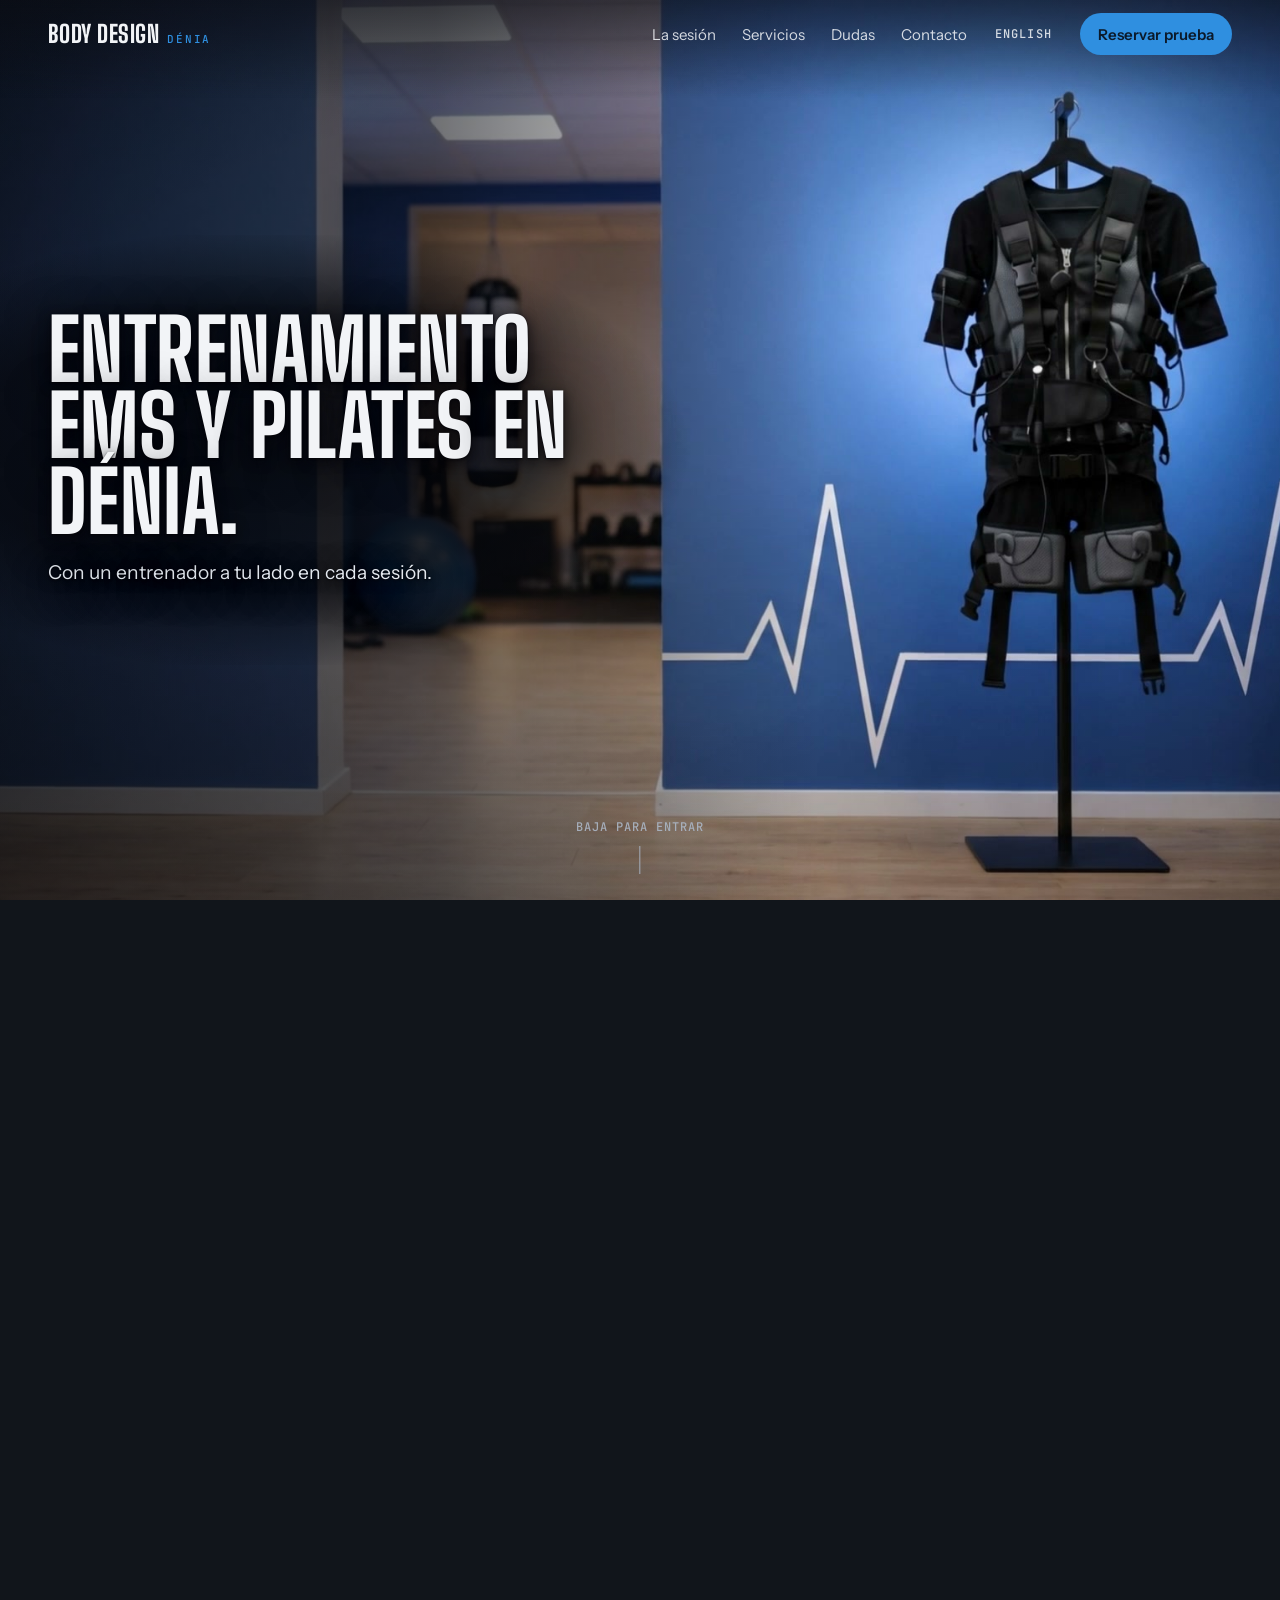
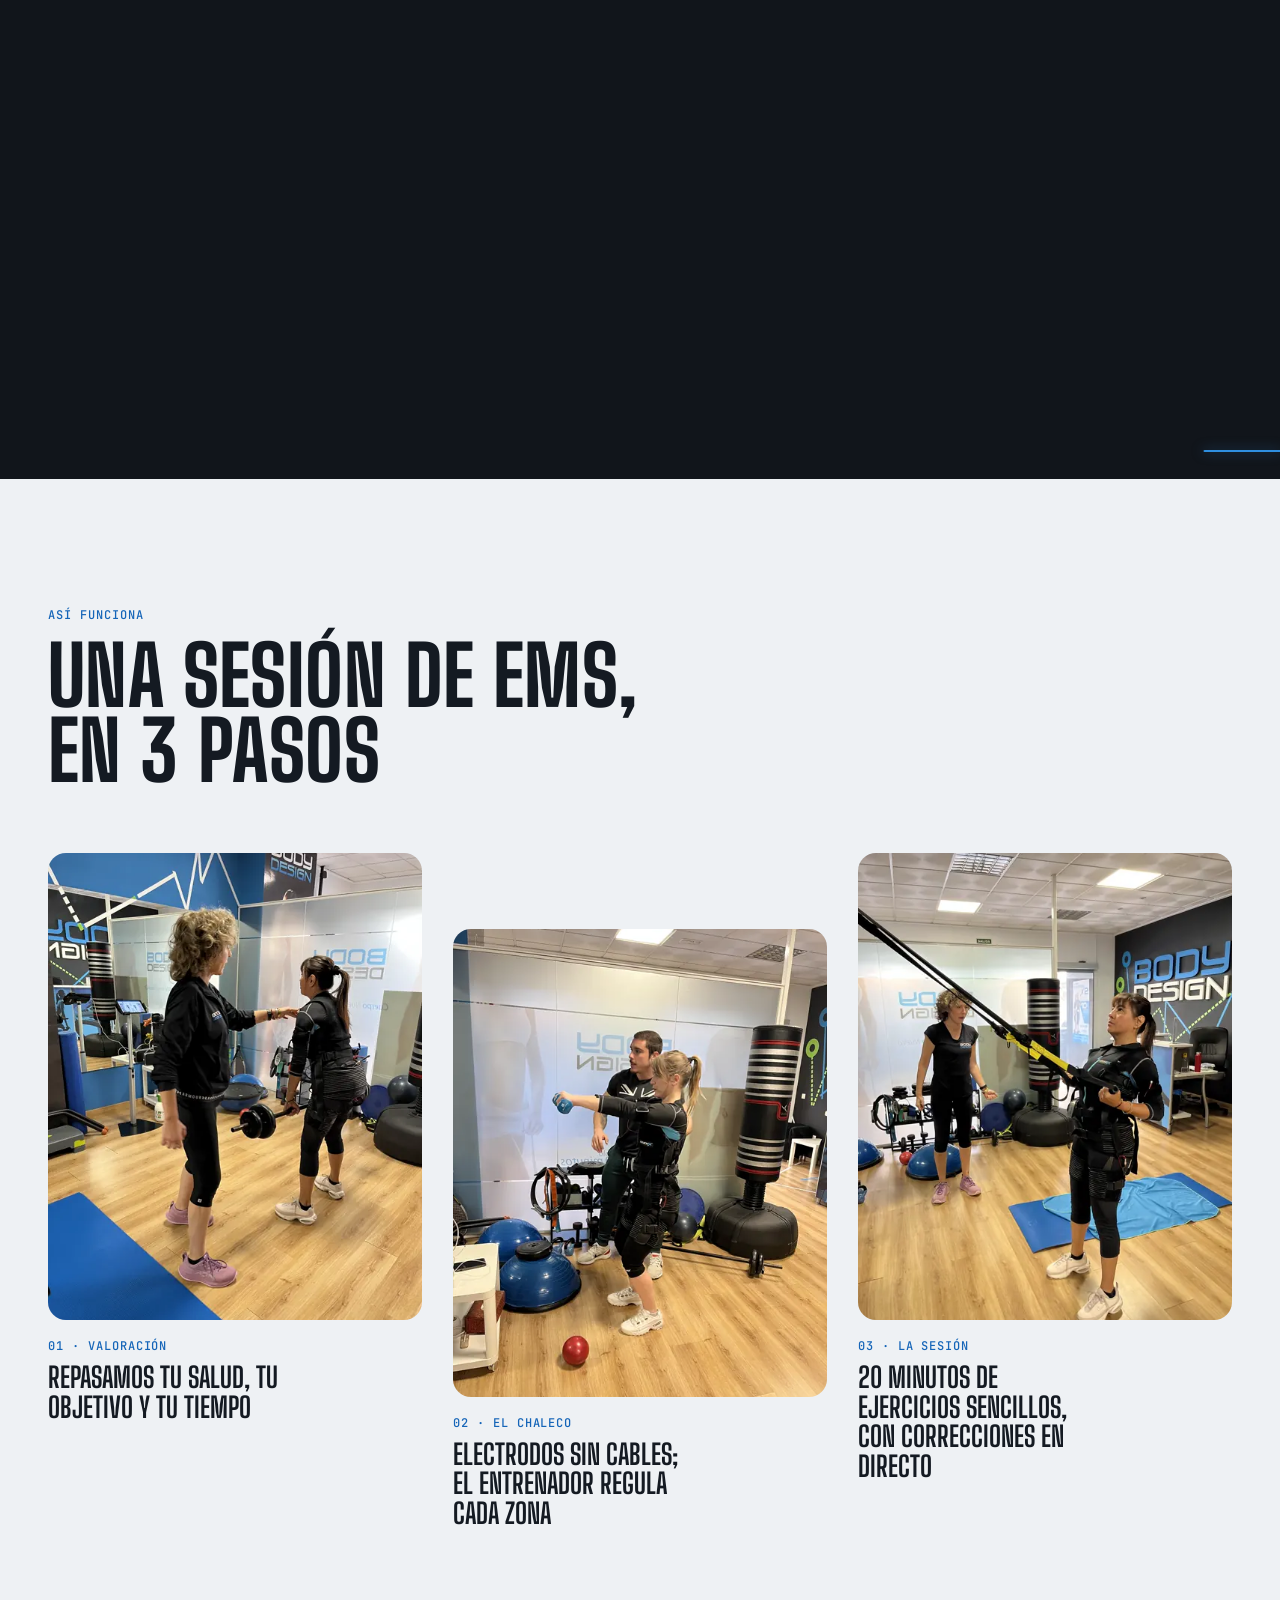
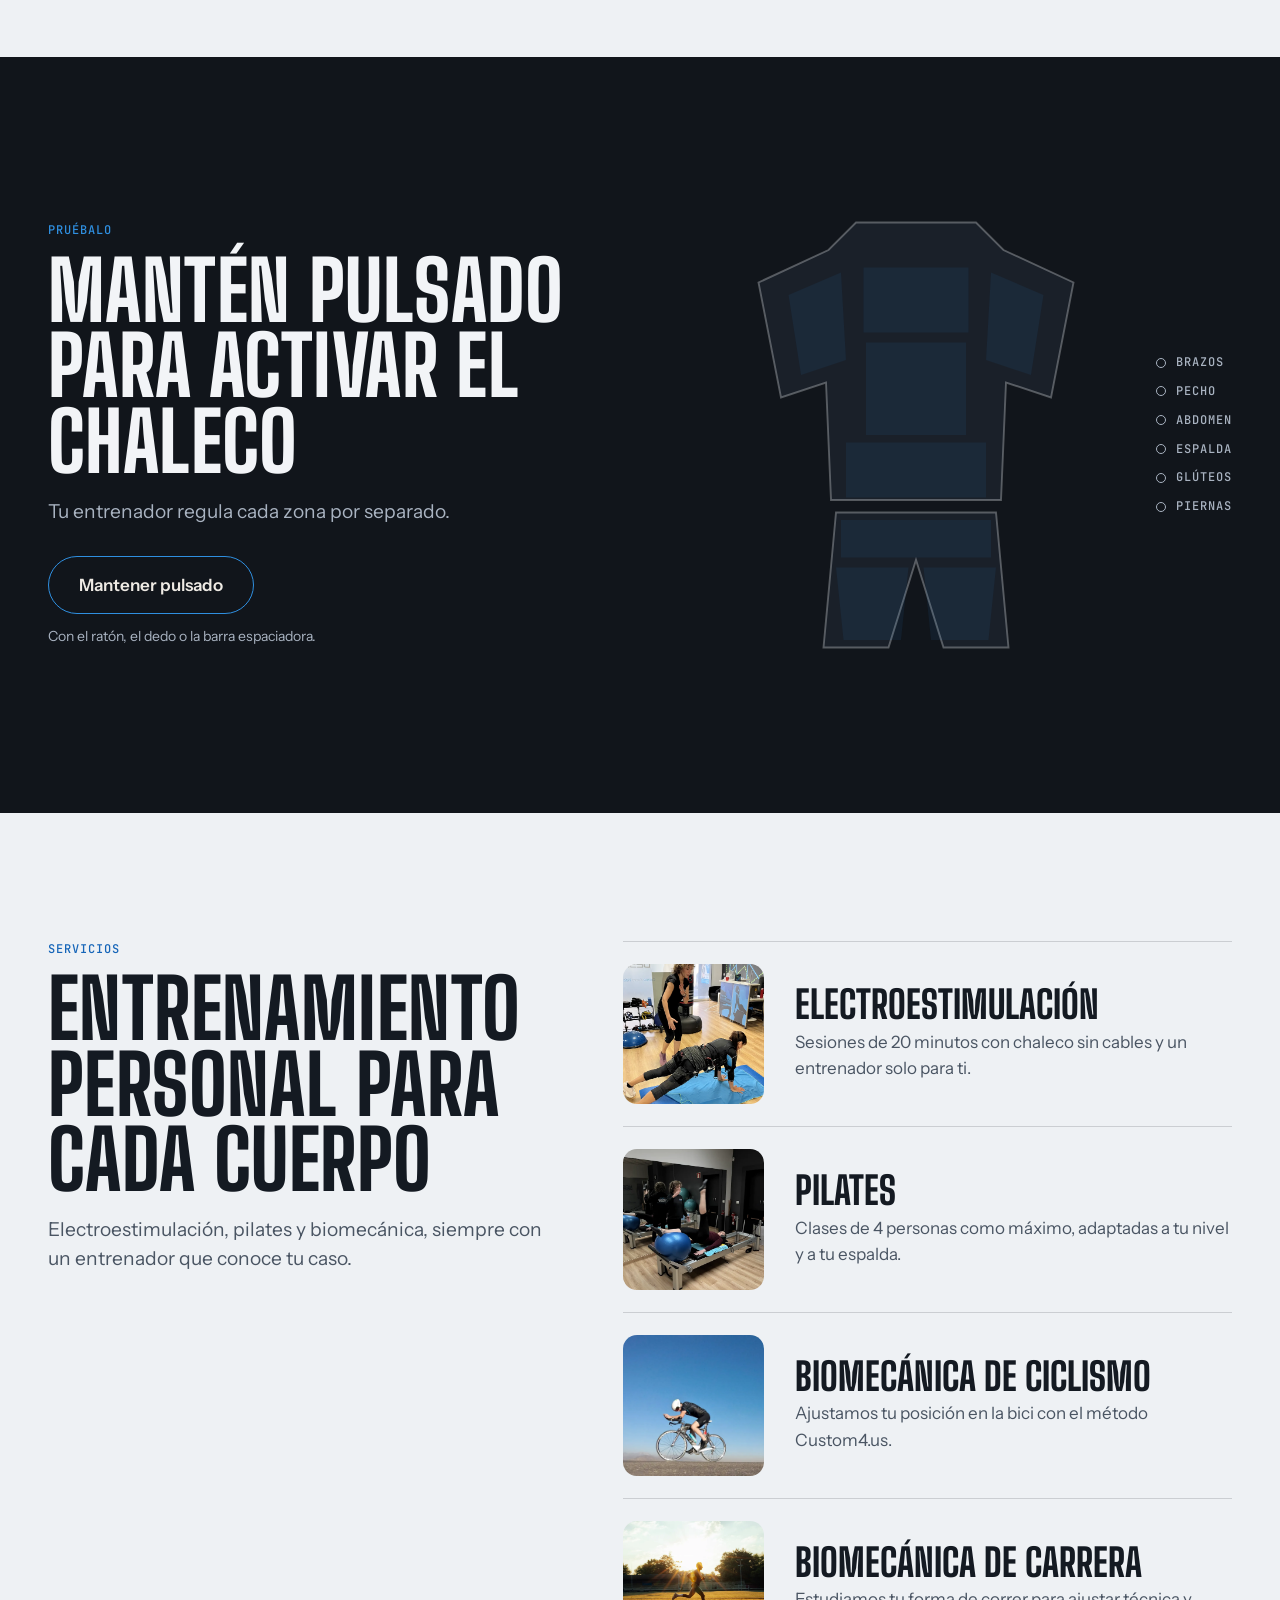
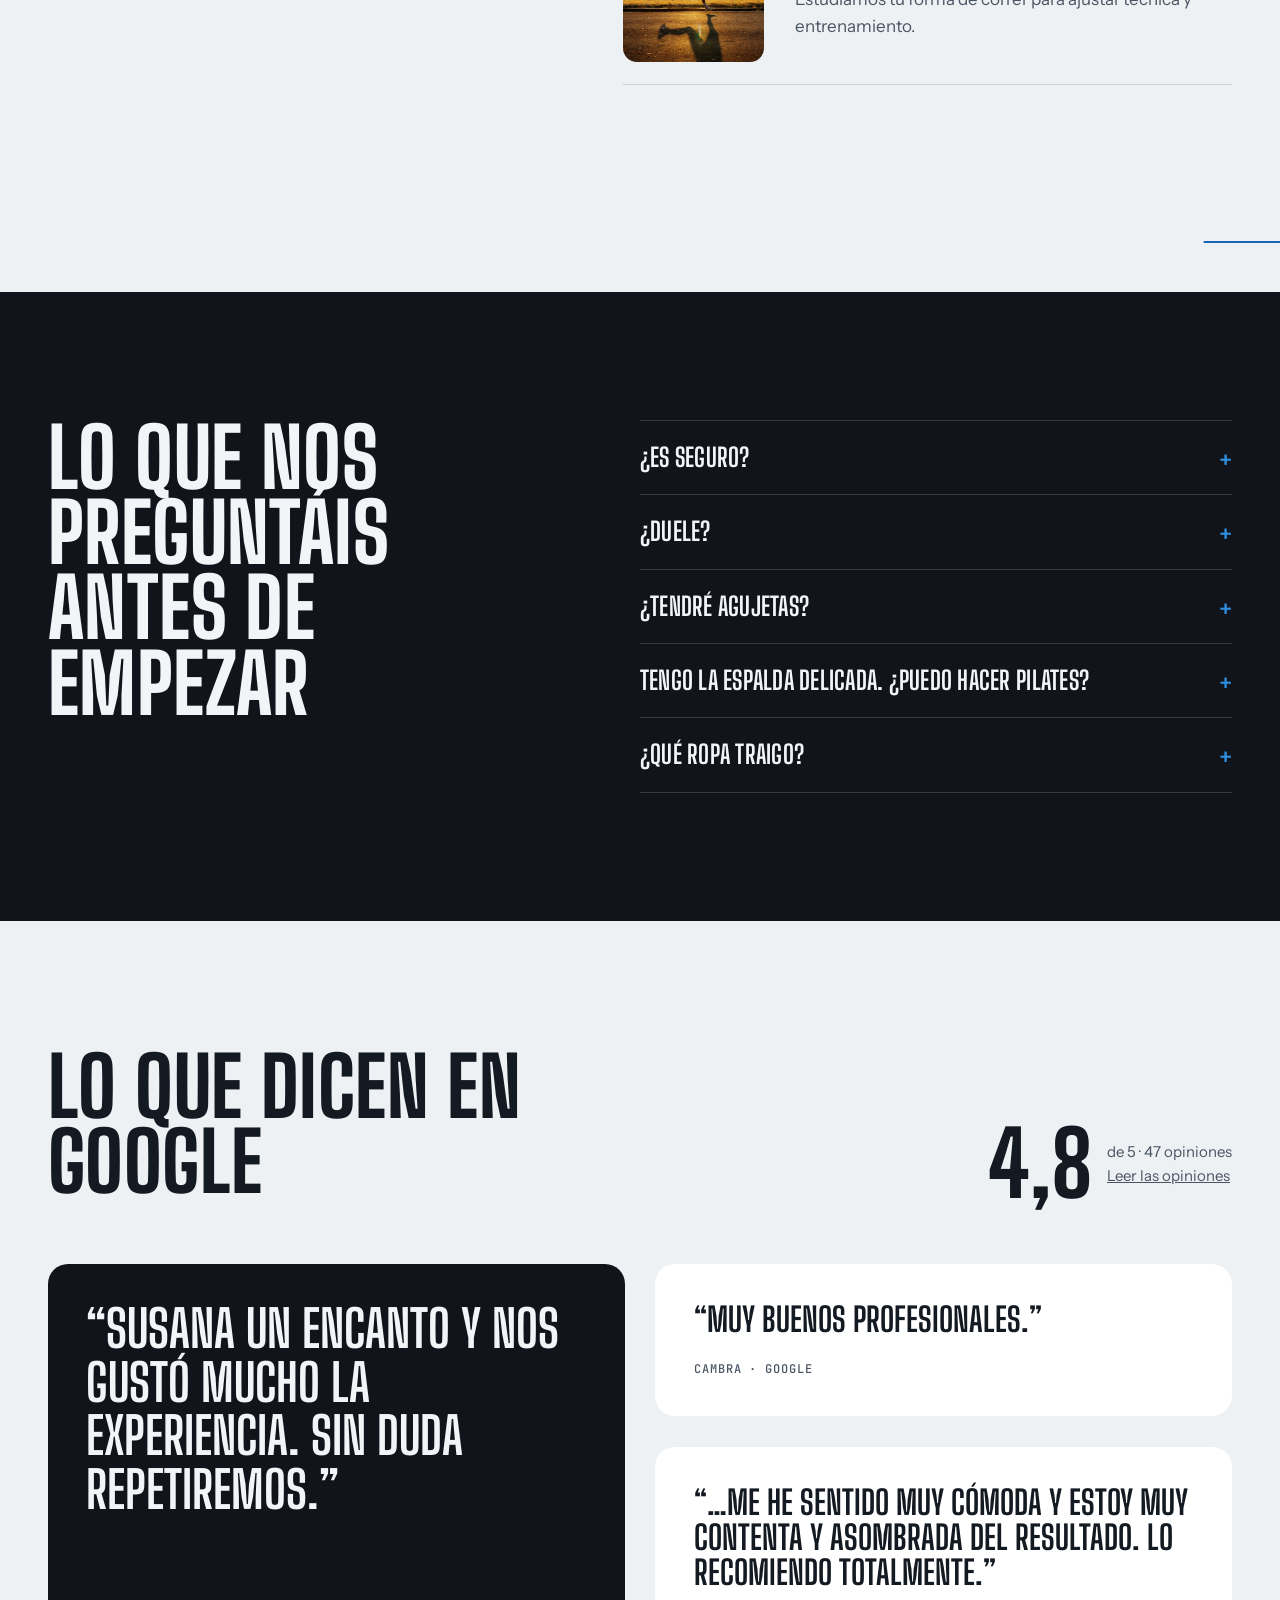
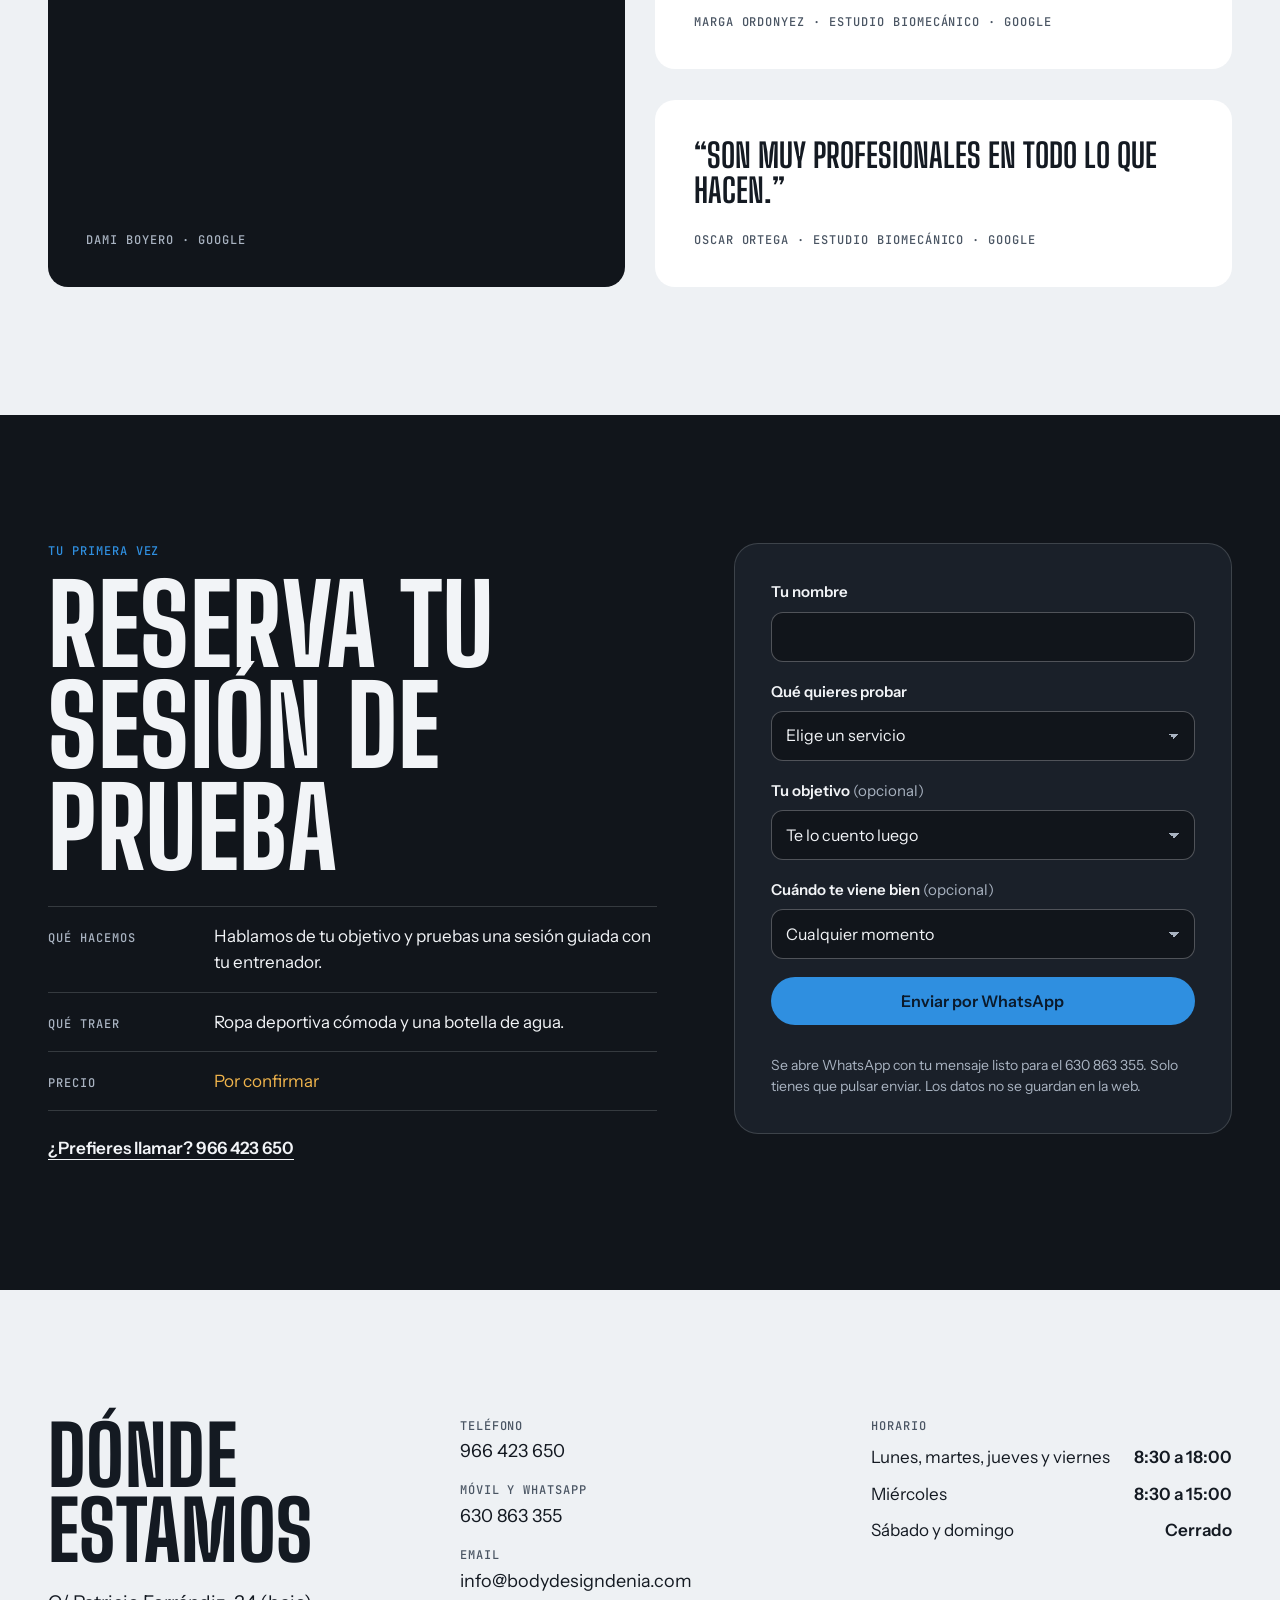
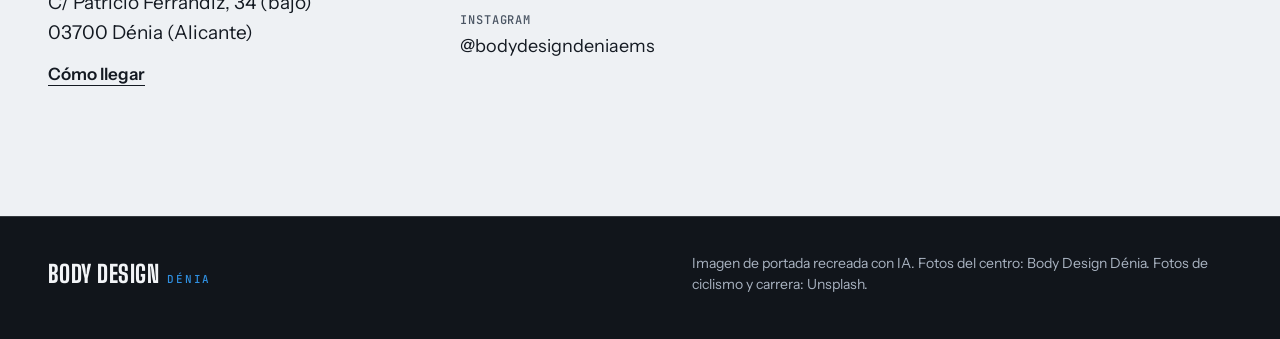
<file: index.html>
<!doctype html>
<html lang="es">
<head>
<meta charset="utf-8">
<meta name="viewport" content="width=device-width, initial-scale=1">
<title>Body Design Dénia · Entrenamiento EMS y pilates en Dénia</title>
<meta name="description" content="Sesiones de EMS de 20 minutos con un entrenador solo para ti y pilates en grupos de 4 como máximo, en la calle Patricio Ferrándiz de Dénia. Reserva tu sesión de prueba.">
<link rel="canonical" href="https://ferranival-lang.github.io/body-design-denia/">
<meta name="theme-color" content="#11151b">
<link rel="alternate" hreflang="es" href="https://ferranival-lang.github.io/body-design-denia/">
<link rel="alternate" hreflang="en" href="https://ferranival-lang.github.io/body-design-denia/en/">
<link rel="icon" href="data:image/svg+xml,%3Csvg xmlns='http://www.w3.org/2000/svg' viewBox='0 0 32 32'%3E%3Crect width='32' height='32' rx='7' fill='%2311151b'/%3E%3Cpath d='M4 19h6l3-9 4 13 3-8h8' fill='none' stroke='%232f8fe0' stroke-width='2.6' stroke-linejoin='round' stroke-linecap='round'/%3E%3C/svg%3E">
<meta property="og:type" content="website">
<meta property="og:title" content="Body Design Dénia · EMS y pilates en Dénia">
<meta property="og:description" content="Sesiones de EMS de 20 minutos con un entrenador solo para ti. Reserva tu sesión de prueba.">
<meta property="og:url" content="https://ferranival-lang.github.io/body-design-denia/">
<meta property="og:image" content="https://ferranival-lang.github.io/body-design-denia/assets/hero-ending.jpg">
<meta name="twitter:card" content="summary_large_image">
<link rel="preconnect" href="https://fonts.googleapis.com">
<link rel="preconnect" href="https://fonts.gstatic.com" crossorigin>
<link href="https://fonts.googleapis.com/css2?family=Big+Shoulders+Display:wght@700;800&family=Instrument+Sans:wght@400;600&family=JetBrains+Mono:wght@500&display=swap" rel="stylesheet">
<link rel="stylesheet" href="assets/site.css">
<script>document.documentElement.classList.add('js')</script>
</head>
<body>
<a class="skip" href="#main">Saltar al contenido</a>
<div class="env" aria-hidden="true"></div>

<header class="nav">
  <a class="wm" href="#top" aria-label="Body Design Dénia, inicio"><span>BODY DESIGN</span><small>DÉNIA</small></a>
  <nav aria-label="Principal">
    <ul class="nav__links">
      <li><a href="#sesion">La sesión</a></li>
      <li><a href="#servicios">Servicios</a></li>
      <li><a href="#dudas">Dudas</a></li>
      <li><a href="#contacto">Contacto</a></li>
    </ul>
  </nav>
  <a class="nav__lang" href="en/" hreflang="en" lang="en">English</a>
  <a class="btn btn--accent nav__cta" href="#prueba">Reservar prueba</a>
</header>

<main id="main" tabindex="-1">

  <!-- PORTADA: vídeo que avanza con el scroll (escritorio) o imagen fija (móvil y movimiento reducido) -->
  <section class="hero" id="top" aria-label="Portada">
    <div class="stage">
      <div class="poster" aria-hidden="true"></div>
      <video id="hero-video" class="stage__video" preload="none" muted playsinline aria-hidden="true" tabindex="-1"></video>
      <div class="scrim" aria-hidden="true"></div>

      <div class="settle-word" aria-hidden="true"><span>IMPULSO</span></div>
      <img class="settle-cut" data-src="assets/hero-cut.webp" alt="" aria-hidden="true" decoding="async">

      <div class="band band--1" data-a="0" data-b="0.30">
        <h1 class="band__h" data-split="words">Entrenamiento EMS y pilates en Dénia.</h1>
        <p class="band__p">Con un entrenador a tu lado en cada sesión.</p>
      </div>
      <div class="band band--2" data-a="0.32" data-b="0.62" aria-hidden="true">
        <p class="band__h band__h--pulse" data-split="chars">20 minutos. Un entrenador solo para ti.</p>
      </div>
      <div class="band band--3" data-a="0.64" data-b="1">
        <p class="mono band__kicker">Sesión de prueba</p>
        <p class="band__h band__h--settle" data-split="words">Tu sesión de prueba empieza aquí.</p>
        <p class="band__p band__p--settle">Cuéntanos tu objetivo y te proponemos día y hora.</p>
        <div class="band__cta"><a class="btn btn--accent" href="#prueba">Reservar sesión de prueba</a><a class="link link--light" href="tel:+34966423650">Llamar al 966 423 650</a></div>
      </div>

      <svg class="ring" viewBox="0 0 48 48" aria-hidden="true"><circle cx="24" cy="24" r="20" fill="none" stroke="currentColor" stroke-opacity=".18" stroke-width="3"/><circle class="ring__fill" cx="24" cy="24" r="20" fill="none" stroke="currentColor" stroke-width="3" stroke-dasharray="126" stroke-linecap="round"/></svg>
      <p class="cue mono" aria-hidden="true">Baja para entrar</p>
    </div>

    <!-- Portada fija: móviles, tabletas en vertical y movimiento reducido -->
    <div class="hero-static">
      <div class="hero-static__img" aria-hidden="true"></div>
      <div class="settle-word settle-word--static" aria-hidden="true"><span>IMPULSO</span></div>
      <img class="settle-cut settle-cut--static" src="assets/hero-cut.webp" alt="" aria-hidden="true" decoding="async" loading="lazy">
      <div class="hero-static__copy">
        <h1 class="hero-static__h">Entrenamiento EMS y pilates en Dénia</h1>
        <p class="hero-static__p">Sesiones de EMS de 20 minutos con un entrenador solo para ti, y pilates en grupos de 4&nbsp;como máximo.</p>
        <a class="btn btn--accent" href="#prueba">Reservar sesión de prueba</a>
      </div>
    </div>
  </section>

  <div class="pulse" aria-hidden="true"><svg viewBox="0 0 1200 80" preserveAspectRatio="none"><path pathLength="1" d="M0 52H380L404 52 430 14 462 70 492 6 522 64 546 40 566 52H1200"/></svg></div>

  <!-- 1. CÓMO ES UNA SESIÓN -->
  <section class="sec sec--paper steps" id="sesion" aria-labelledby="sesion-h">
    <div class="wrap">
      <header class="steps__head" data-in>
        <p class="mono kicker">Así funciona</p>
        <h2 id="sesion-h" class="h2">Una sesión de EMS, en 3 pasos</h2>
      </header>
      <ol class="steps__list">
        <li class="step" data-in>
          <figure class="step__media"><img src="assets/img/bd-7589-960.webp" srcset="assets/img/bd-7589-500.webp 500w, assets/img/bd-7589-960.webp 960w" sizes="(max-width: 900px) 100vw, 33vw" width="960" height="1280" alt="La entrenadora habla con una clienta antes de empezar la sesión" loading="lazy" decoding="async"></figure>
          <p class="mono step__n">01 · Valoración</p>
          <h3>Repasamos tu salud, tu objetivo y tu tiempo</h3>
        </li>
        <li class="step" data-in>
          <figure class="step__media"><img src="assets/img/bd-7437-960.webp" srcset="assets/img/bd-7437-500.webp 500w, assets/img/bd-7437-960.webp 960w" sizes="(max-width: 900px) 100vw, 33vw" width="960" height="1280" alt="Un entrenador supervisa a una clienta con el chaleco de electroestimulación puesto" loading="lazy" decoding="async"></figure>
          <p class="mono step__n">02 · El chaleco</p>
          <h3>Electrodos sin cables; el entrenador regula cada zona</h3>
        </li>
        <li class="step" data-in>
          <figure class="step__media"><img src="assets/img/bd-7642-960.webp" srcset="assets/img/bd-7642-500.webp 500w, assets/img/bd-7642-960.webp 960w" sizes="(max-width: 900px) 100vw, 33vw" width="960" height="1280" alt="Una clienta con chaleco EMS entrena con cintas de suspensión mientras la entrenadora la observa" loading="lazy" decoding="async"></figure>
          <p class="mono step__n">03 · La sesión</p>
          <h3>20 minutos de ejercicios sencillos, con correcciones en directo</h3>
        </li>
      </ol>
    </div>
  </section>

  <!-- 2. EL MOMENTO INTERACTIVO: activar el chaleco -->
  <section class="sec sec--dark vest" id="chaleco" aria-labelledby="chaleco-h">
    <div class="wrap vest__grid">
      <div class="vest__copy" data-in>
        <p class="mono kicker">Pruébalo</p>
        <h2 id="chaleco-h" class="h2">Mantén pulsado para activar el chaleco</h2>
        <p class="lede vest__done-text" data-vest-done>Tu entrenador regula cada zona por separado.</p>
        <button class="hold" type="button" data-hold data-done-label="Chaleco activado" aria-describedby="hold-help">
          <span class="hold__bar" aria-hidden="true"></span>
          <span class="hold__label">Mantener pulsado</span>
        </button>
        <p class="t-small" id="hold-help">Con el ratón, el dedo o la barra espaciadora.</p>
      </div>
      <figure class="vest__fig" aria-label="Silueta del chaleco de EMS con sus zonas">
        <svg class="vest__svg" viewBox="0 0 320 400" role="img" aria-labelledby="vest-t">
          <title id="vest-t">Chaleco de EMS con seis zonas: brazos, pecho, abdomen, espalda, glúteos y piernas</title>
          <path class="vest__outline" d="M112 30h96l22 22 56 26-18 92-36-12-4 94H92l-4-94-36 12-18-92 56-26z"/>
          <path class="vest__outline" d="M96 262h128l10 108h-52l-22-70-22 70H86z"/>
          <g class="vest__zones">
            <path class="z" data-z="0" d="M58 88l42-18 4 70-36 12z M262 88l-42-18-4 70 36 12z"/>
            <path class="z" data-z="1" d="M118 66h84v52h-84z"/>
            <path class="z" data-z="2" d="M120 126h80v74h-80z"/>
            <path class="z" data-z="3" d="M104 206h112v44H104z"/>
            <path class="z" data-z="4" d="M100 268h120v30H100z"/>
            <path class="z" data-z="5" d="M96 306h58l-6 58h-46z M224 306h-58l6 58h46z"/>
          </g>
          <path class="vest__pulse" pathLength="1" d="M160 40V64l-14 10 28 20-28 22 28 22-14 12v60l-20 14 40 22-20 14v40"/>
        </svg>
        <ul class="vest__legend mono">
          <li data-z="0">Brazos</li><li data-z="1">Pecho</li><li data-z="2">Abdomen</li><li data-z="3">Espalda</li><li data-z="4">Glúteos</li><li data-z="5">Piernas</li>
        </ul>
      </figure>
    </div>
  </section>

  <!-- 3. SERVICIOS -->
  <section class="sec sec--paper services" id="servicios" aria-labelledby="servicios-h">
    <div class="wrap services__grid">
      <div class="services__head" data-in>
        <p class="mono kicker">Servicios</p>
        <h2 id="servicios-h" class="h2">Entrenamiento personal para cada cuerpo</h2>
        <p class="lede">Electroestimulación, pilates y biomecánica, siempre con un entrenador que conoce tu caso.</p>
      </div>
      <ul class="svc" data-in>
        <li class="svc__item">
          <img src="assets/img/bd-7636-960.webp" width="960" height="1280" alt="Una clienta con chaleco EMS hace una plancha guiada por la entrenadora" loading="lazy" decoding="async">
          <div><h3>Electroestimulación</h3><p>Sesiones de 20 minutos con chaleco sin cables y un entrenador solo para ti.</p></div>
        </li>
        <li class="svc__item">
          <img src="assets/img/bd-7323-960.webp" width="960" height="1280" alt="Ejercicio de pilates con pelota sobre el reformer, guiado por la entrenadora" loading="lazy" decoding="async">
          <div><h3>Pilates</h3><p>Clases de 4 personas como máximo, adaptadas a tu nivel y a tu espalda.</p></div>
        </li>
        <li class="svc__item">
          <img src="assets/img/us-cycle-960.webp" width="960" height="720" alt="Un ciclista en posición aerodinámica sobre una bicicleta de contrarreloj" loading="lazy" decoding="async">
          <div><h3>Biomecánica de ciclismo</h3><p>Ajustamos tu posición en la bici con el método Custom4.us.</p></div>
        </li>
        <li class="svc__item">
          <img src="assets/img/us-run-960.webp" width="960" height="1200" alt="Un corredor en plena zancada sobre una pista, con luz de atardecer" loading="lazy" decoding="async">
          <div><h3>Biomecánica de carrera</h3><p>Estudiamos tu forma de correr para ajustar técnica y entrenamiento.</p></div>
        </li>
      </ul>
    </div>
  </section>

  <div class="pulse pulse--dark" aria-hidden="true"><svg viewBox="0 0 1200 80" preserveAspectRatio="none"><path pathLength="1" d="M0 30H700L724 30 750 70 782 12 812 74 842 18 866 40 886 30H1200"/></svg></div>

  <!-- 4. DUDAS -->
  <section class="sec sec--dark faq" id="dudas" aria-labelledby="dudas-h">
    <div class="wrap faq__grid">
      <h2 id="dudas-h" class="h2 faq__title" data-in>Lo que nos preguntáis antes de empezar</h2>
      <!-- RESPUESTAS POR CONFIRMAR con el centro antes de publicar -->
      <div class="faq__list">
        <details class="faq__item" data-in><summary>¿Es seguro?</summary><p>Antes de empezar repasamos tu salud contigo. El entrenador sube la intensidad poco a poco y la regula zona a zona durante toda la sesión. Con marcapasos, embarazo o epilepsia no se puede hacer: cuéntanos tu caso.</p></details>
        <details class="faq__item" data-in><summary>¿Duele?</summary><p>Notarás un hormigueo y los músculos trabajando. Si algo te molesta, el entrenador baja la intensidad al momento.</p></details>
        <details class="faq__item" data-in><summary>¿Tendré agujetas?</summary><p>Los primeros días es normal notarlas, como con cualquier entrenamiento nuevo.</p></details>
        <details class="faq__item" data-in><summary>Tengo la espalda delicada. ¿Puedo hacer pilates?</summary><p>Cuéntanoslo antes de empezar. Con 4 personas como máximo, el entrenador adapta cada ejercicio a ti.</p></details>
        <details class="faq__item" data-in><summary>¿Qué ropa traigo?</summary><p>Ropa deportiva cómoda y una botella de agua. Para la EMS te decimos qué llevar bajo el chaleco al reservar.</p></details>
      </div>
    </div>
  </section>

  <!-- 5. OPINIONES (fragmentos reales de Google) -->
  <section class="sec sec--paper reviews" id="opiniones" aria-labelledby="opiniones-h">
    <div class="wrap">
      <div class="reviews__top" data-in>
        <h2 id="opiniones-h" class="h2">Lo que dicen en Google</h2>
        <a class="reviews__score" href="https://www.google.com/search?q=Body+Design+Denia+opiniones" target="_blank" rel="noopener"><b>4,8</b><span>de 5 · 47 opiniones<br><u>Leer las opiniones</u></span></a>
      </div>
      <ul class="reviews__list">
        <li data-in><blockquote>“Susana un encanto y nos gustó mucho la experiencia. Sin duda repetiremos.”</blockquote><p class="mono">Dami Boyero · Google</p></li>
        <li data-in><blockquote>“Muy buenos profesionales.”</blockquote><p class="mono">Cambra · Google</p></li>
        <li data-in><blockquote>“…me he sentido muy cómoda y estoy muy contenta y asombrada del resultado. Lo recomiendo totalmente.”</blockquote><p class="mono">Marga Ordonyez · estudio biomecánico · Google</p></li>
        <li data-in><blockquote>“Son muy profesionales en todo lo que hacen.”</blockquote><p class="mono">Oscar Ortega · estudio biomecánico · Google</p></li>
      </ul>
    </div>
  </section>

  <!-- 6. LA ÚNICA LLAMADA A LA ACCIÓN -->
  <section class="sec sec--dark trial" id="prueba" aria-labelledby="prueba-h">
    <div class="wrap trial__grid">
      <div class="trial__copy" data-in>
        <p class="mono kicker">Tu primera vez</p>
        <h2 id="prueba-h" class="h2 h2--xl">Reserva tu sesión de prueba</h2>
        <ul class="trial__facts">
          <li><b>Qué hacemos</b><span>Hablamos de tu objetivo y pruebas una sesión guiada con tu entrenador.</span></li>
          <li><b>Qué traer</b><span>Ropa deportiva cómoda y una botella de agua.</span></li>
          <li><b>Precio</b><span class="pending">Por confirmar</span></li>
        </ul>
        <a class="link link--light" href="tel:+34966423650">¿Prefieres llamar? 966 423 650</a>
      </div>
      <form class="form" action="https://wa.me/34630863355" method="get" target="_blank" rel="noopener" novalidate data-wa data-in
            data-msg-hello="Hola, soy {name}." data-msg-service="Me gustaría reservar una sesión de prueba de {service}." data-msg-generic="Me gustaría reservar una sesión de prueba."
            data-msg-goal="Mi objetivo: {goal}." data-msg-time="Me viene mejor {time}."
            data-msg-fix="Revisa los campos marcados." data-msg-ok="Se abre WhatsApp con tu mensaje listo. Solo tienes que pulsar enviar.">
        <input type="hidden" name="text" value="Hola, me gustaría reservar una sesión de prueba.">
        <div class="field"><label for="t-name">Tu nombre</label>
          <input id="t-name" type="text" autocomplete="given-name" required aria-describedby="t-name-err">
          <p class="field__err" id="t-name-err" hidden>Escribe tu nombre para saber a quién respondemos.</p></div>
        <div class="field"><label for="t-service">Qué quieres probar</label>
          <select id="t-service" required aria-describedby="t-service-err">
            <option value="">Elige un servicio</option>
            <option value="electroestimulación (EMS)">Electroestimulación (EMS)</option>
            <option value="pilates">Pilates</option>
            <option value="biomecánica de ciclismo">Biomecánica de ciclismo</option>
            <option value="biomecánica de carrera">Biomecánica de carrera</option>
            <option value="?">Aún no lo sé</option>
          </select>
          <p class="field__err" id="t-service-err" hidden>Elige un servicio, o «Aún no lo sé».</p></div>
        <div class="field"><label for="t-goal">Tu objetivo <span class="opt">(opcional)</span></label>
          <select id="t-goal">
            <option value="">Te lo cuento luego</option>
            <option value="entrenar en poco tiempo">Entrenar en poco tiempo</option>
            <option value="tonificar">Tonificar</option>
            <option value="cuidar la espalda">Cuidar la espalda</option>
            <option value="rendir más en mi deporte">Rendir más en mi deporte</option>
          </select></div>
        <div class="field"><label for="t-time">Cuándo te viene bien <span class="opt">(opcional)</span></label>
          <select id="t-time">
            <option value="">Cualquier momento</option>
            <option value="por la mañana">Por la mañana</option>
            <option value="a mediodía">A mediodía</option>
            <option value="por la tarde">Por la tarde</option>
          </select></div>
        <button class="btn btn--accent btn--block" type="submit">Enviar por WhatsApp</button>
        <p class="form__status" role="status" data-status></p>
        <p class="t-small">Se abre WhatsApp con tu mensaje listo para el 630 863 355. Solo tienes que pulsar enviar. Los datos no se guardan en la web.</p>
      </form>
    </div>
  </section>

  <!-- 7. CONTACTO -->
  <section class="sec sec--paper contact" id="contacto" aria-labelledby="contacto-h">
    <div class="wrap contact__grid">
      <div data-in>
        <h2 id="contacto-h" class="h2">Dónde estamos</h2>
        <address>C/ Patricio Ferrándiz, 34 (bajo)<br>03700 Dénia (Alicante)</address>
        <a class="link" href="https://www.google.com/maps/search/?api=1&amp;query=Calle%20Patricio%20Ferr%C3%A1ndiz%2034%2C%20D%C3%A9nia" target="_blank" rel="noopener">Cómo llegar</a>
      </div>
      <ul class="contact__list" data-in>
        <li><span class="mono">Teléfono</span><a href="tel:+34966423650">966 423 650</a></li>
        <li><span class="mono">Móvil y WhatsApp</span><a href="https://wa.me/34630863355" target="_blank" rel="noopener">630 863 355</a></li>
        <li><span class="mono">Email</span><a href="mailto:info@bodydesigndenia.com">info@bodydesigndenia.com</a></li>
        <li><span class="mono">Instagram</span><a href="https://www.instagram.com/bodydesigndeniaems/" target="_blank" rel="noopener">@bodydesigndeniaems</a></li>
      </ul>
      <!-- HORARIO SIN CONFIRMAR: tomado de la web antigua -->
      <dl class="contact__hours" data-in>
        <dt class="mono">Horario</dt><dd></dd>
        <dt>Lunes, martes, jueves y viernes</dt><dd>8:30 a 18:00</dd>
        <dt>Miércoles</dt><dd>8:30 a 15:00</dd>
        <dt>Sábado y domingo</dt><dd>Cerrado</dd>
      </dl>
    </div>
  </section>
</main>

<footer class="foot">
  <div class="wrap foot__in">
    <a class="wm" href="#top"><span>BODY DESIGN</span><small>DÉNIA</small></a>
    <p class="t-small">Imagen de portada recreada con IA. Fotos del centro: Body Design Dénia. Fotos de ciclismo y carrera: Unsplash.</p>
  </div>
</footer>

<script src="assets/site.js" defer></script>
</body>
</html>
</file>
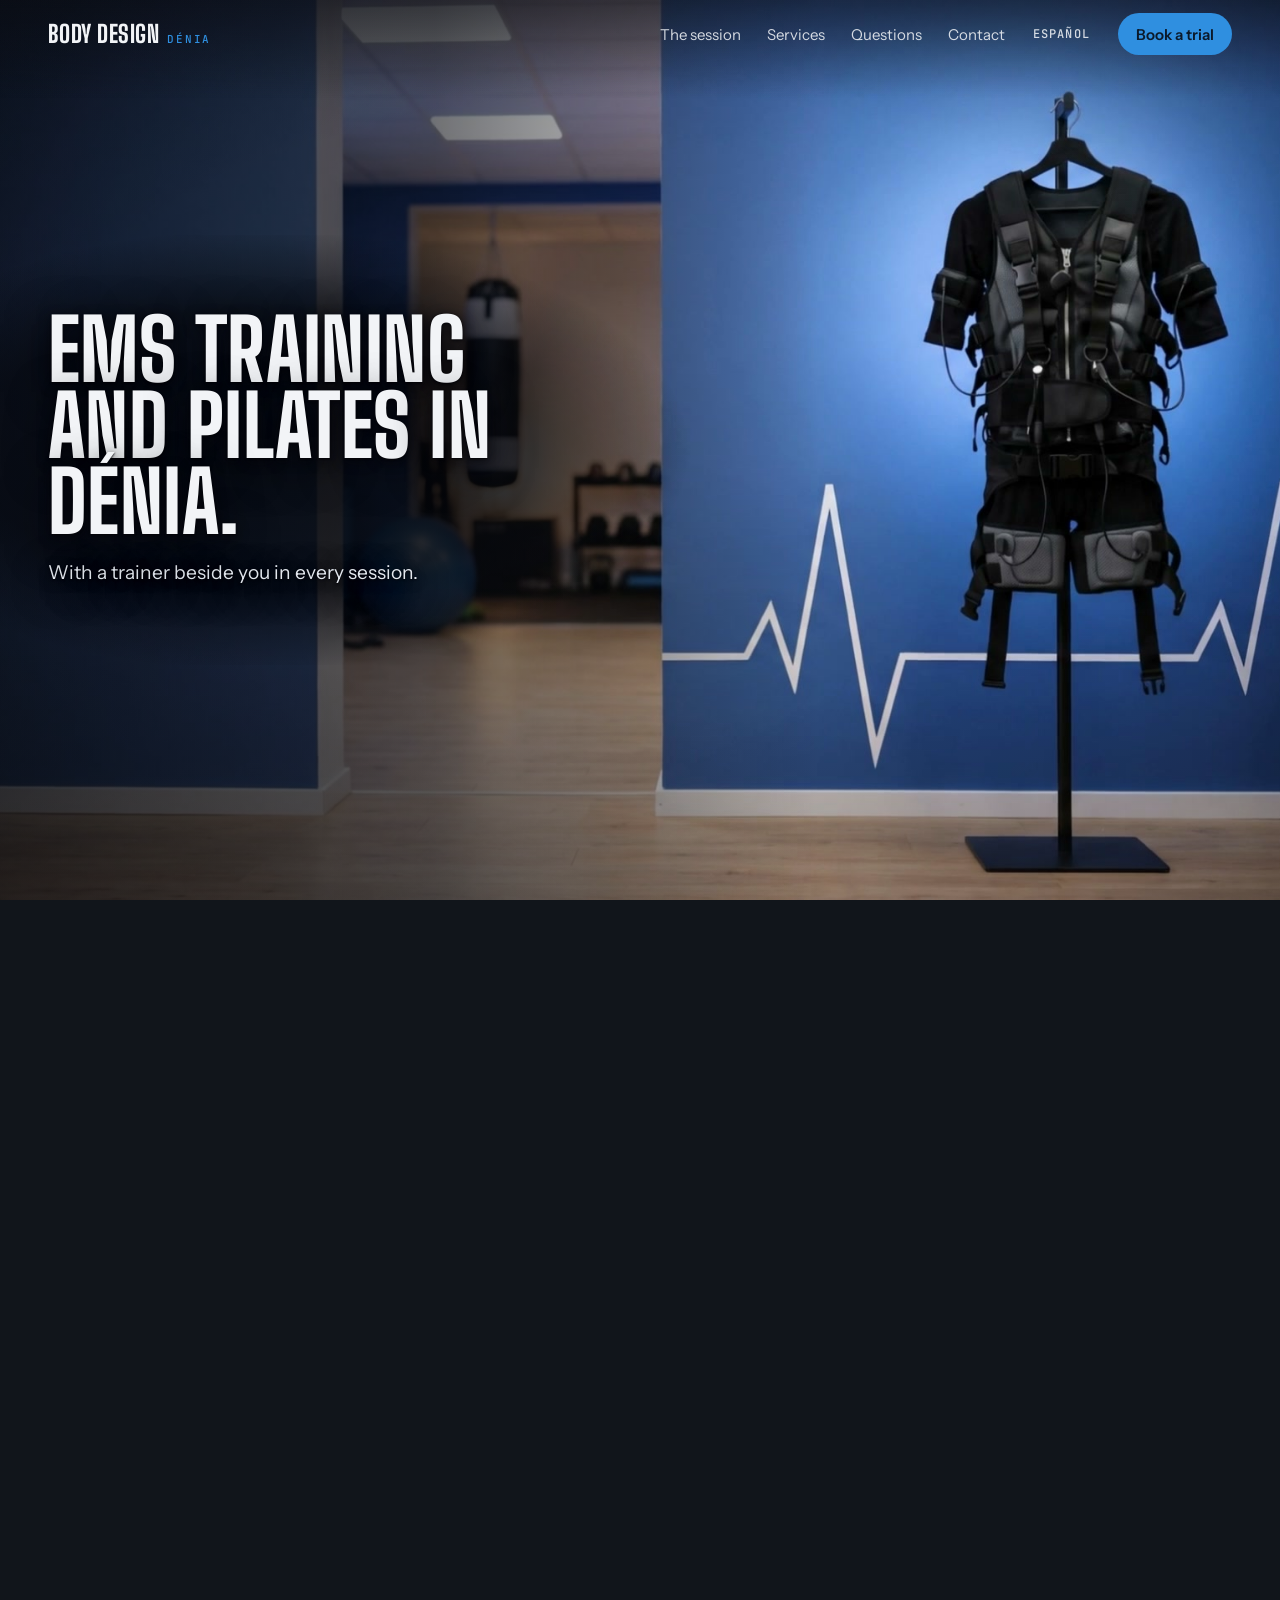
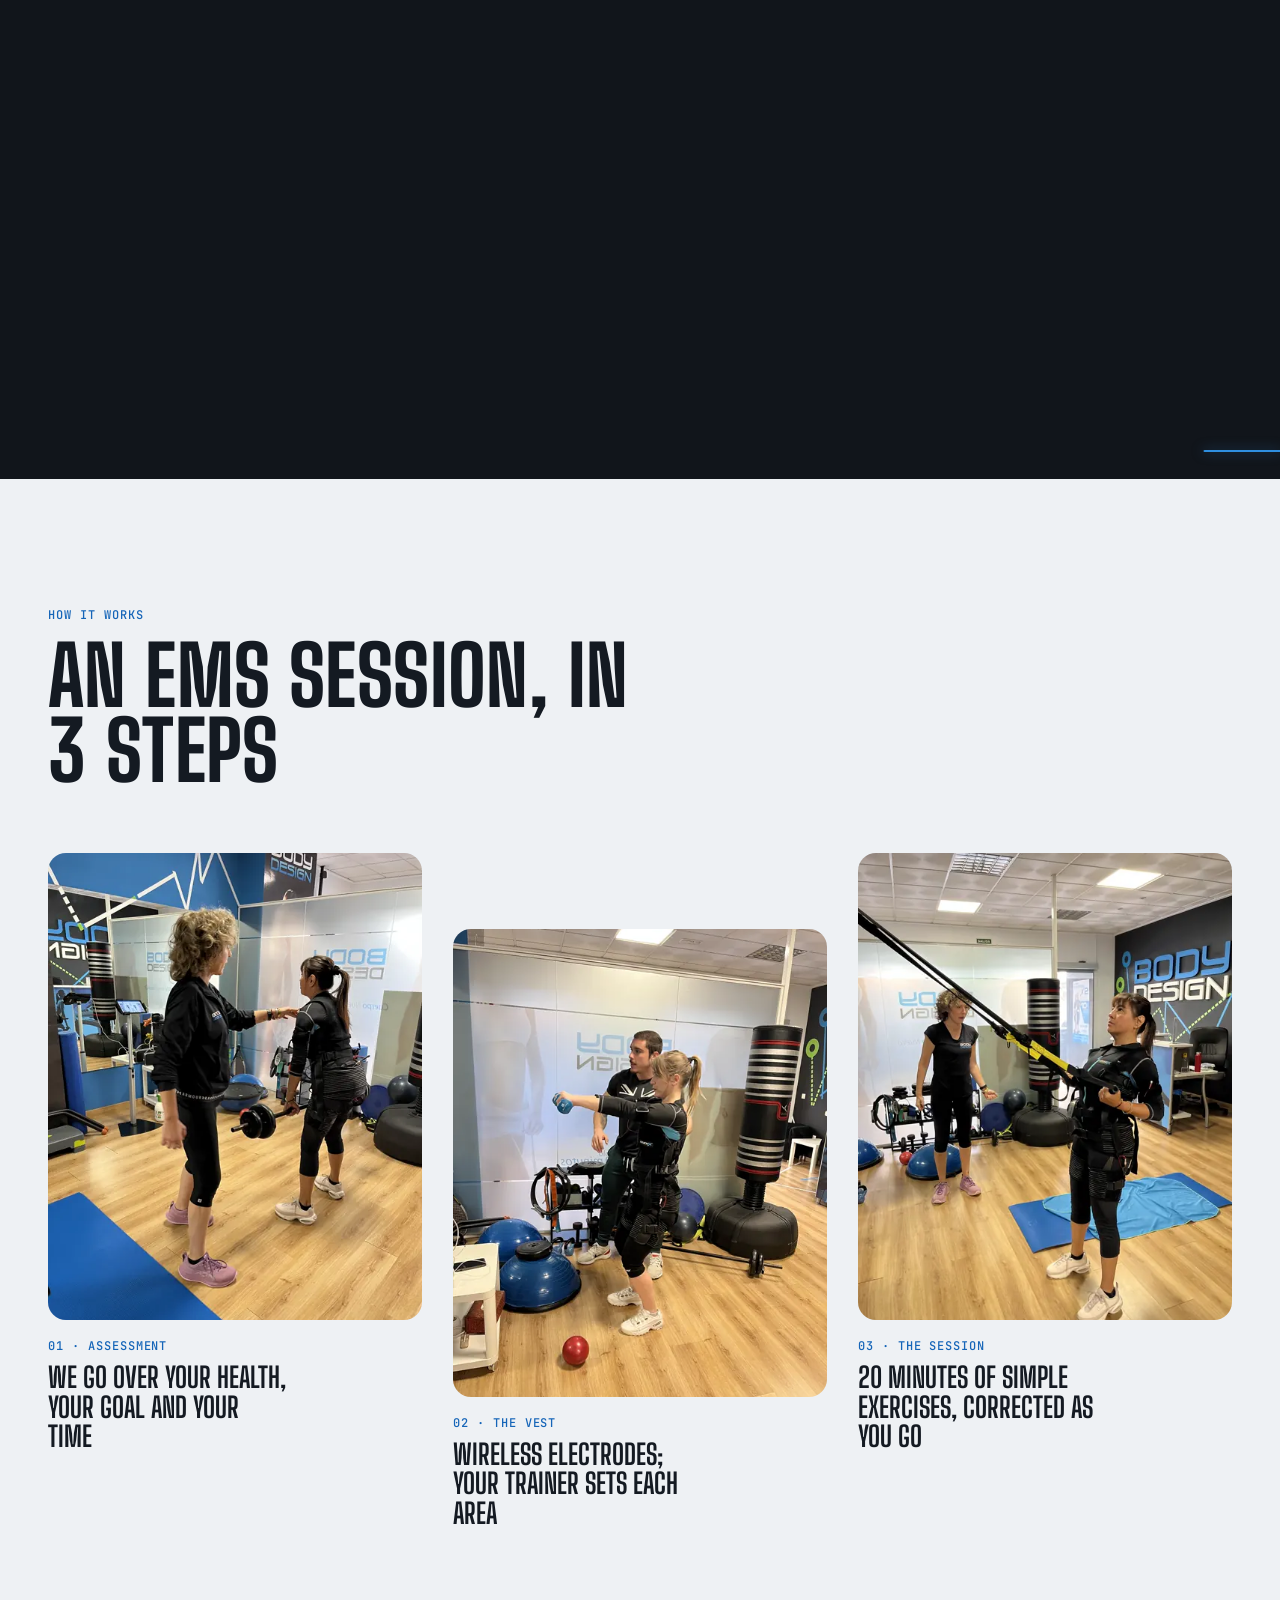
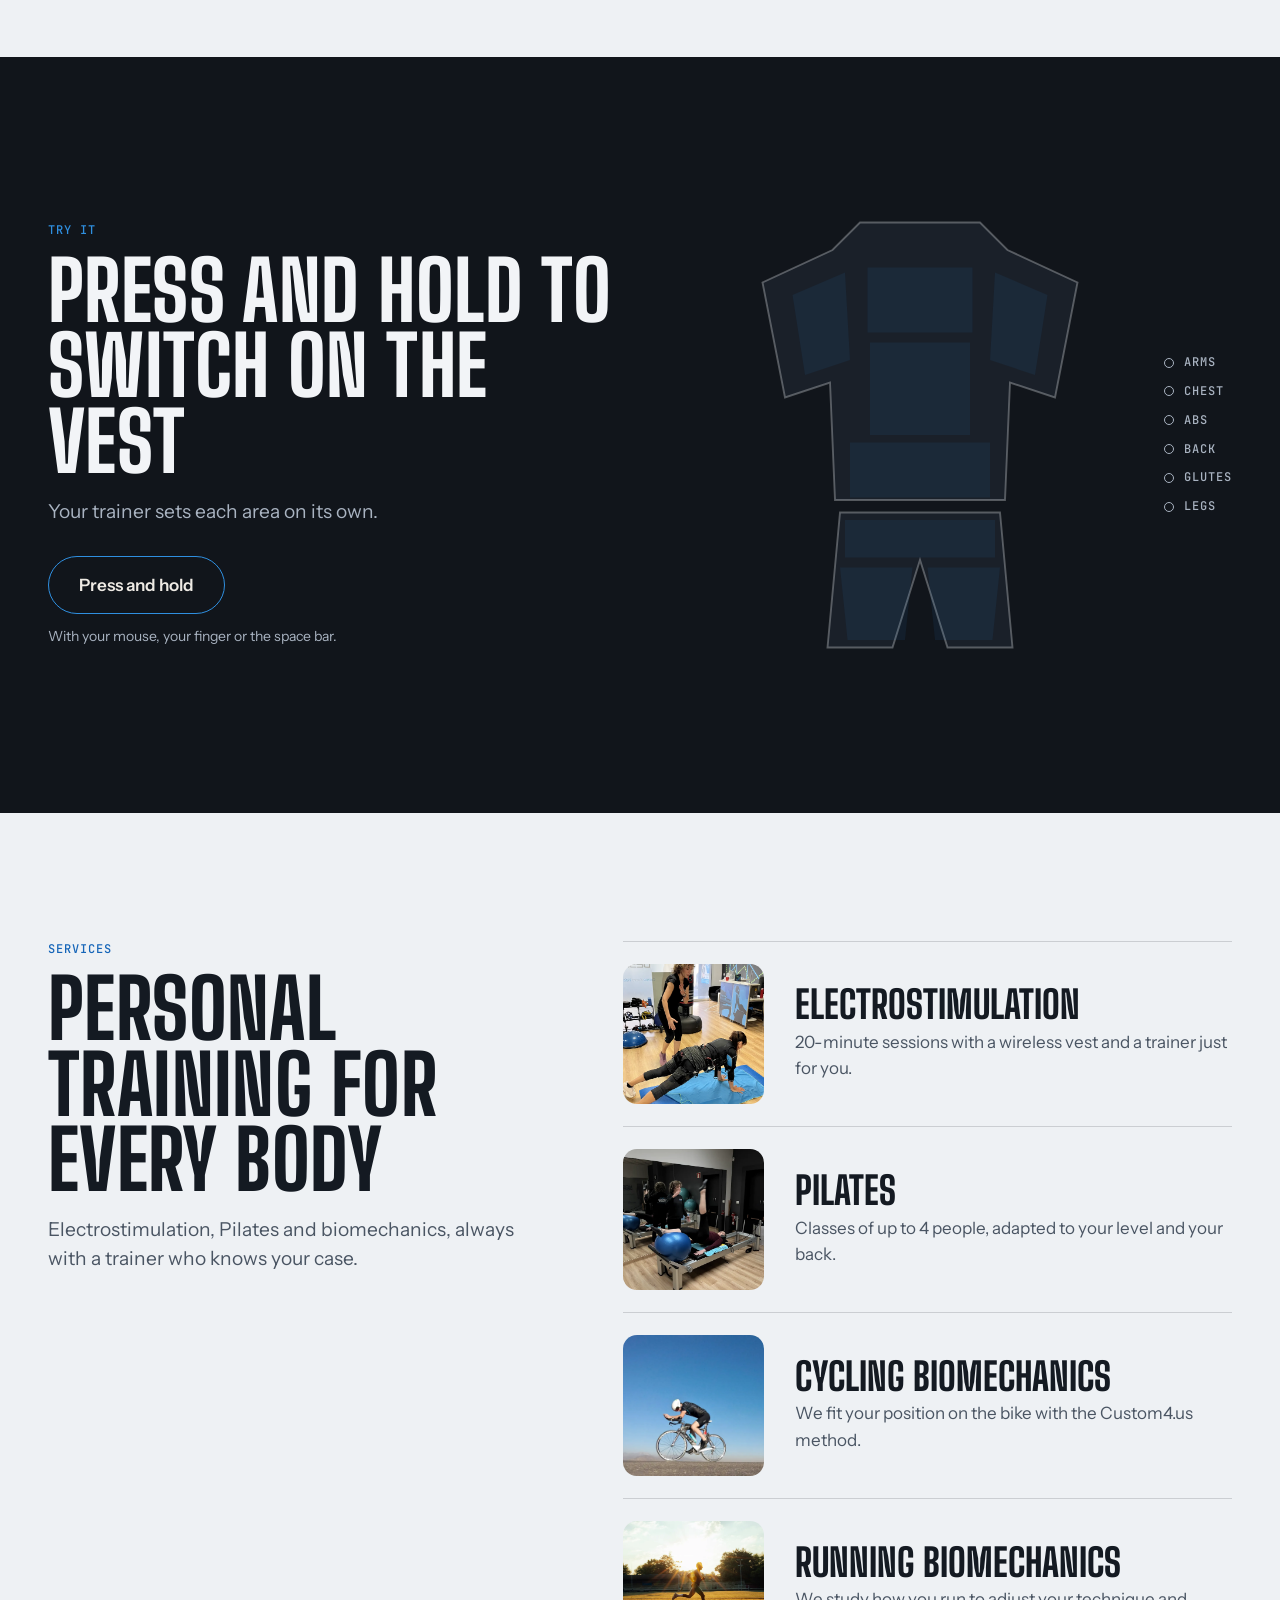
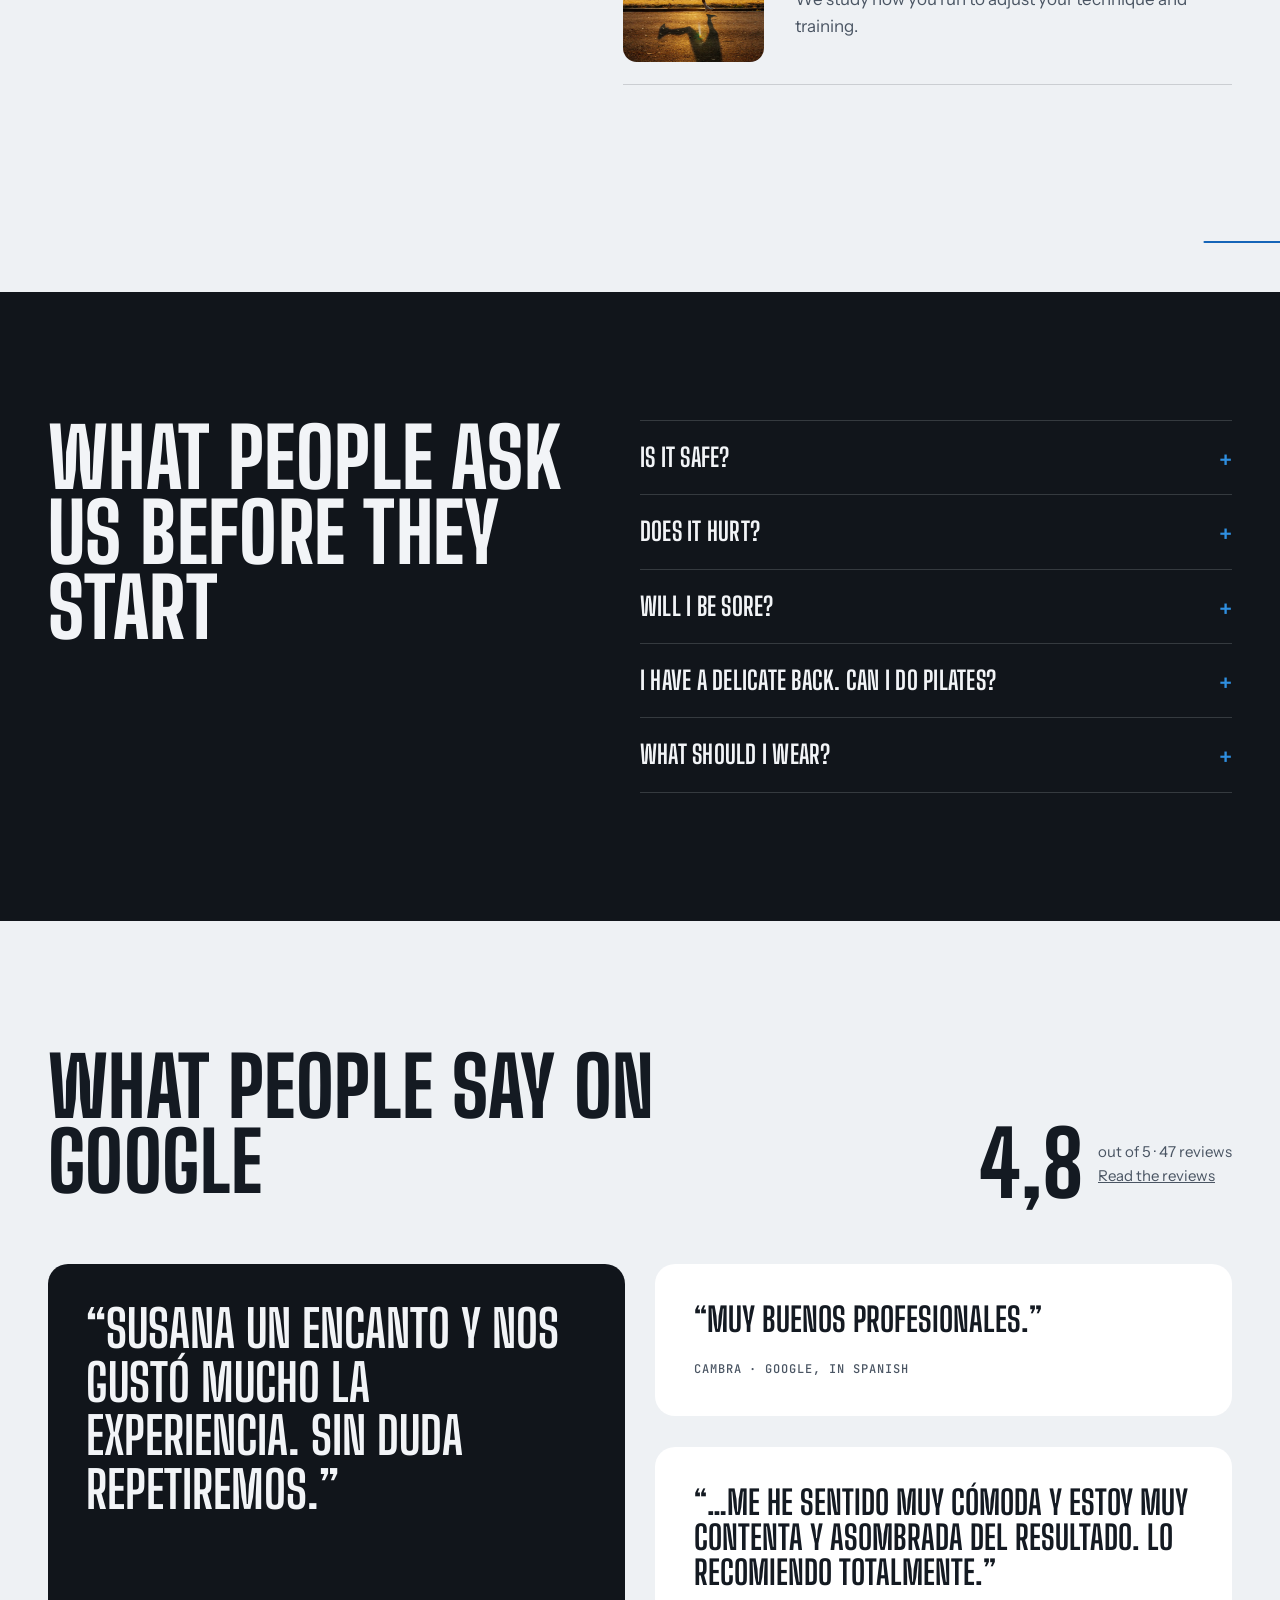
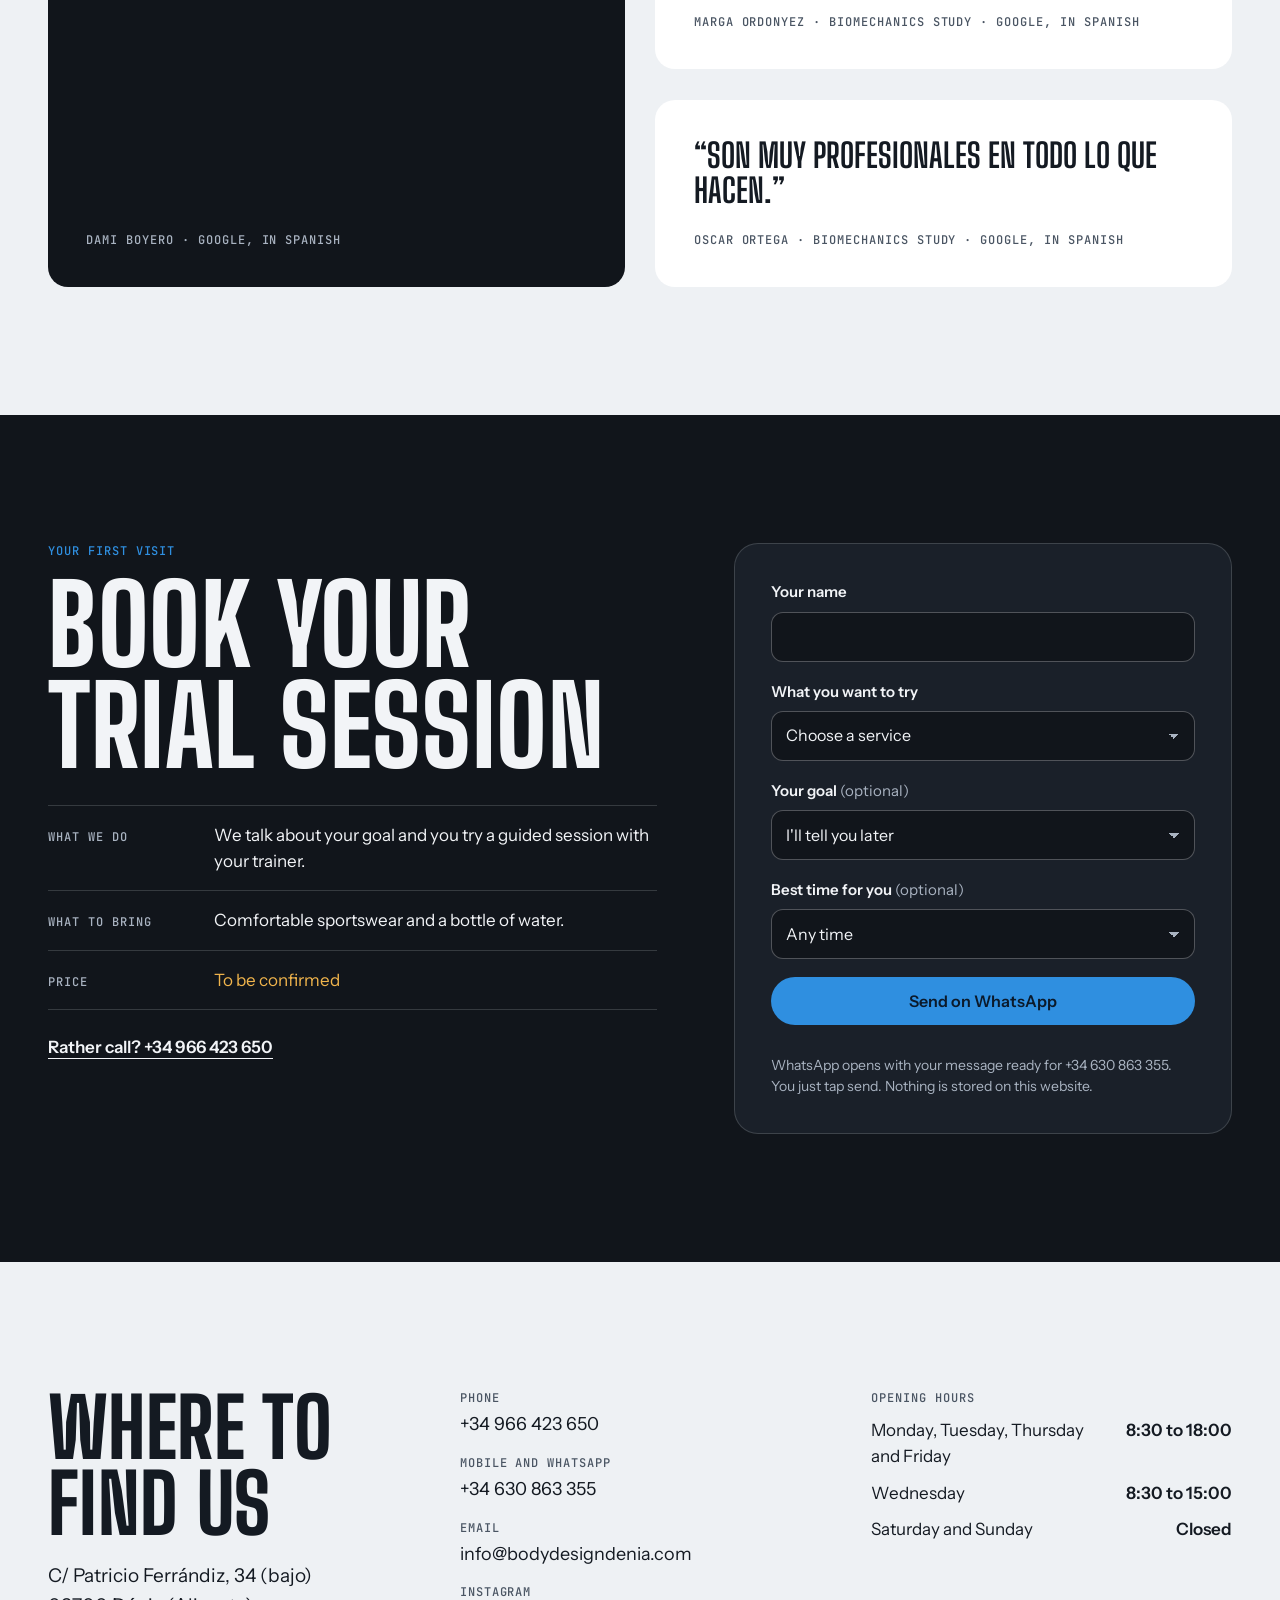
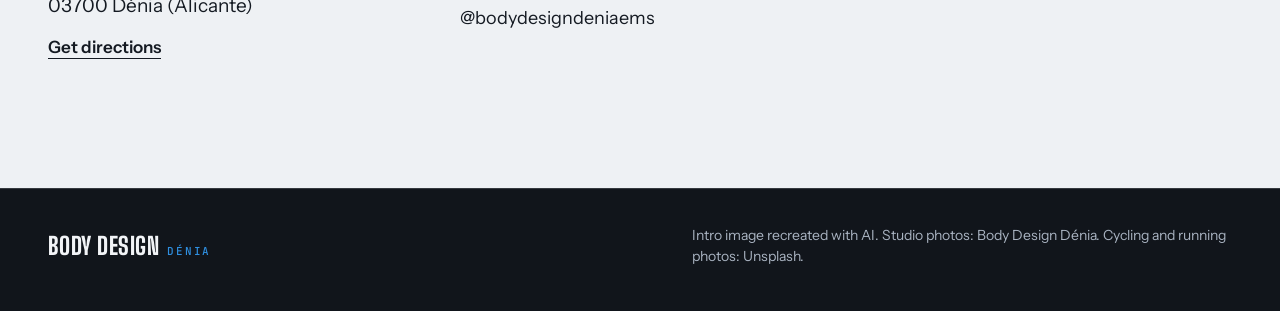
<file: en/index.html>
<!doctype html>
<html lang="en">
<head>
<meta charset="utf-8">
<meta name="viewport" content="width=device-width, initial-scale=1">
<title>Body Design Dénia · EMS training and Pilates in Dénia</title>
<meta name="description" content="20-minute EMS sessions with a trainer just for you, and Pilates in groups of up to 4, on Calle Patricio Ferrándiz in Dénia. Book your trial session.">
<link rel="canonical" href="https://ferranival-lang.github.io/body-design-denia/en/">
<meta name="theme-color" content="#11151b">
<link rel="alternate" hreflang="es" href="https://ferranival-lang.github.io/body-design-denia/">
<link rel="alternate" hreflang="en" href="https://ferranival-lang.github.io/body-design-denia/en/">
<link rel="icon" href="data:image/svg+xml,%3Csvg xmlns='http://www.w3.org/2000/svg' viewBox='0 0 32 32'%3E%3Crect width='32' height='32' rx='7' fill='%2311151b'/%3E%3Cpath d='M4 19h6l3-9 4 13 3-8h8' fill='none' stroke='%232f8fe0' stroke-width='2.6' stroke-linejoin='round' stroke-linecap='round'/%3E%3C/svg%3E">
<meta property="og:type" content="website">
<meta property="og:title" content="Body Design Dénia · EMS and Pilates in Dénia">
<meta property="og:description" content="20-minute EMS sessions with a trainer just for you. Book your trial session.">
<meta property="og:url" content="https://ferranival-lang.github.io/body-design-denia/en/">
<meta property="og:image" content="https://ferranival-lang.github.io/body-design-denia/assets/hero-ending.jpg">
<meta name="twitter:card" content="summary_large_image">
<link rel="preconnect" href="https://fonts.googleapis.com">
<link rel="preconnect" href="https://fonts.gstatic.com" crossorigin>
<link href="https://fonts.googleapis.com/css2?family=Big+Shoulders+Display:wght@700;800&family=Instrument+Sans:wght@400;600&family=JetBrains+Mono:wght@500&display=swap" rel="stylesheet">
<link rel="stylesheet" href="../assets/site.css">
<script>document.documentElement.classList.add('js')</script>
</head>
<body>
<a class="skip" href="#main">Skip to content</a>
<div class="env" aria-hidden="true"></div>

<header class="nav">
  <a class="wm" href="#top" aria-label="Body Design Dénia, home"><span>BODY DESIGN</span><small>DÉNIA</small></a>
  <nav aria-label="Main">
    <ul class="nav__links">
      <li><a href="#sesion">The session</a></li>
      <li><a href="#servicios">Services</a></li>
      <li><a href="#dudas">Questions</a></li>
      <li><a href="#contacto">Contact</a></li>
    </ul>
  </nav>
  <a class="nav__lang" href="../" hreflang="es" lang="es">Español</a>
  <a class="btn btn--accent nav__cta" href="#prueba">Book a trial</a>
</header>

<main id="main" tabindex="-1">

  <!-- PORTADA: vídeo que avanza con el scroll (escritorio) o imagen fija (móvil y movimiento reducido) -->
  <section class="hero" id="top" aria-label="Intro">
    <div class="stage">
      <div class="poster" aria-hidden="true"></div>
      <video id="hero-video" class="stage__video" preload="none" muted playsinline aria-hidden="true" tabindex="-1"></video>
      <div class="scrim" aria-hidden="true"></div>

      <div class="settle-word" aria-hidden="true"><span>IMPULSO</span></div>
      <img class="settle-cut" data-src="../assets/hero-cut.webp" alt="" aria-hidden="true" decoding="async">

      <div class="band band--1" data-a="0" data-b="0.30">
        <h1 class="band__h" data-split="words">EMS training and Pilates in Dénia.</h1>
        <p class="band__p">With a trainer beside you in every session.</p>
      </div>
      <div class="band band--2" data-a="0.32" data-b="0.62" aria-hidden="true">
        <p class="band__h band__h--pulse" data-split="chars">20 minutes. A trainer just for you.</p>
      </div>
      <div class="band band--3" data-a="0.64" data-b="1">
        <p class="mono band__kicker">Trial session</p>
        <p class="band__h band__h--settle" data-split="words">Your trial session starts here.</p>
        <p class="band__p band__p--settle">Tell us your goal and we suggest a day and time.</p>
        <div class="band__cta"><a class="btn btn--accent" href="#prueba">Book your trial session</a><a class="link link--light" href="tel:+34966423650">Call +34 966 423 650</a></div>
      </div>

      <svg class="ring" viewBox="0 0 48 48" aria-hidden="true"><circle cx="24" cy="24" r="20" fill="none" stroke="currentColor" stroke-opacity=".18" stroke-width="3"/><circle class="ring__fill" cx="24" cy="24" r="20" fill="none" stroke="currentColor" stroke-width="3" stroke-dasharray="126" stroke-linecap="round"/></svg>
      <p class="cue mono" aria-hidden="true">Scroll to enter</p>
    </div>

    <!-- Portada fija: móviles, tabletas en vertical y movimiento reducido -->
    <div class="hero-static">
      <div class="hero-static__img" aria-hidden="true"></div>
      <div class="settle-word settle-word--static" aria-hidden="true"><span>IMPULSO</span></div>
      <img class="settle-cut settle-cut--static" src="../assets/hero-cut.webp" alt="" aria-hidden="true" decoding="async" loading="lazy">
      <div class="hero-static__copy">
        <h1 class="hero-static__h">EMS training and Pilates in Dénia</h1>
        <p class="hero-static__p">20-minute EMS sessions with a trainer just for you, and Pilates in groups of up to&nbsp;4.</p>
        <a class="btn btn--accent" href="#prueba">Book your trial session</a>
      </div>
    </div>
  </section>

  <div class="pulse" aria-hidden="true"><svg viewBox="0 0 1200 80" preserveAspectRatio="none"><path pathLength="1" d="M0 52H380L404 52 430 14 462 70 492 6 522 64 546 40 566 52H1200"/></svg></div>

  <!-- 1. CÓMO ES UNA SESIÓN -->
  <section class="sec sec--paper steps" id="sesion" aria-labelledby="sesion-h">
    <div class="wrap">
      <header class="steps__head" data-in>
        <p class="mono kicker">How it works</p>
        <h2 id="sesion-h" class="h2">An EMS session, in 3 steps</h2>
      </header>
      <ol class="steps__list">
        <li class="step" data-in>
          <figure class="step__media"><img src="../assets/img/bd-7589-960.webp" srcset="../assets/img/bd-7589-500.webp 500w, ../assets/img/bd-7589-960.webp 960w" sizes="(max-width: 900px) 100vw, 33vw" width="960" height="1280" alt="The trainer talks with a client before the session starts" loading="lazy" decoding="async"></figure>
          <p class="mono step__n">01 · Assessment</p>
          <h3>We go over your health, your goal and your time</h3>
        </li>
        <li class="step" data-in>
          <figure class="step__media"><img src="../assets/img/bd-7437-960.webp" srcset="../assets/img/bd-7437-500.webp 500w, ../assets/img/bd-7437-960.webp 960w" sizes="(max-width: 900px) 100vw, 33vw" width="960" height="1280" alt="A trainer supervises a client wearing the electrostimulation vest" loading="lazy" decoding="async"></figure>
          <p class="mono step__n">02 · The vest</p>
          <h3>Wireless electrodes; your trainer sets each area</h3>
        </li>
        <li class="step" data-in>
          <figure class="step__media"><img src="../assets/img/bd-7642-960.webp" srcset="../assets/img/bd-7642-500.webp 500w, ../assets/img/bd-7642-960.webp 960w" sizes="(max-width: 900px) 100vw, 33vw" width="960" height="1280" alt="A client in an EMS vest trains with suspension straps while the trainer watches" loading="lazy" decoding="async"></figure>
          <p class="mono step__n">03 · The session</p>
          <h3>20 minutes of simple exercises, corrected as you go</h3>
        </li>
      </ol>
    </div>
  </section>

  <!-- 2. EL MOMENTO INTERACTIVO: activar el chaleco -->
  <section class="sec sec--dark vest" id="chaleco" aria-labelledby="chaleco-h">
    <div class="wrap vest__grid">
      <div class="vest__copy" data-in>
        <p class="mono kicker">Try it</p>
        <h2 id="chaleco-h" class="h2">Press and hold to switch on the vest</h2>
        <p class="lede vest__done-text" data-vest-done>Your trainer sets each area on its own.</p>
        <button class="hold" type="button" data-hold data-done-label="Vest on" aria-describedby="hold-help">
          <span class="hold__bar" aria-hidden="true"></span>
          <span class="hold__label">Press and hold</span>
        </button>
        <p class="t-small" id="hold-help">With your mouse, your finger or the space bar.</p>
      </div>
      <figure class="vest__fig" aria-label="Outline of the EMS vest and its areas">
        <svg class="vest__svg" viewBox="0 0 320 400" role="img" aria-labelledby="vest-t">
          <title id="vest-t">EMS vest with six areas: arms, chest, abs, back, glutes and legs</title>
          <path class="vest__outline" d="M112 30h96l22 22 56 26-18 92-36-12-4 94H92l-4-94-36 12-18-92 56-26z"/>
          <path class="vest__outline" d="M96 262h128l10 108h-52l-22-70-22 70H86z"/>
          <g class="vest__zones">
            <path class="z" data-z="0" d="M58 88l42-18 4 70-36 12z M262 88l-42-18-4 70 36 12z"/>
            <path class="z" data-z="1" d="M118 66h84v52h-84z"/>
            <path class="z" data-z="2" d="M120 126h80v74h-80z"/>
            <path class="z" data-z="3" d="M104 206h112v44H104z"/>
            <path class="z" data-z="4" d="M100 268h120v30H100z"/>
            <path class="z" data-z="5" d="M96 306h58l-6 58h-46z M224 306h-58l6 58h46z"/>
          </g>
          <path class="vest__pulse" pathLength="1" d="M160 40V64l-14 10 28 20-28 22 28 22-14 12v60l-20 14 40 22-20 14v40"/>
        </svg>
        <ul class="vest__legend mono">
          <li data-z="0">Arms</li><li data-z="1">Chest</li><li data-z="2">Abs</li><li data-z="3">Back</li><li data-z="4">Glutes</li><li data-z="5">Legs</li>
        </ul>
      </figure>
    </div>
  </section>

  <!-- 3. SERVICIOS -->
  <section class="sec sec--paper services" id="servicios" aria-labelledby="servicios-h">
    <div class="wrap services__grid">
      <div class="services__head" data-in>
        <p class="mono kicker">Services</p>
        <h2 id="servicios-h" class="h2">Personal training for every body</h2>
        <p class="lede">Electrostimulation, Pilates and biomechanics, always with a trainer who knows your case.</p>
      </div>
      <ul class="svc" data-in>
        <li class="svc__item">
          <img src="../assets/img/bd-7636-960.webp" width="960" height="1280" alt="A client in an EMS vest holds a plank guided by the trainer" loading="lazy" decoding="async">
          <div><h3>Electrostimulation</h3><p>20-minute sessions with a wireless vest and a trainer just for you.</p></div>
        </li>
        <li class="svc__item">
          <img src="../assets/img/bd-7323-960.webp" width="960" height="1280" alt="A Pilates exercise with a ball on the reformer, guided by the trainer" loading="lazy" decoding="async">
          <div><h3>Pilates</h3><p>Classes of up to 4 people, adapted to your level and your back.</p></div>
        </li>
        <li class="svc__item">
          <img src="../assets/img/us-cycle-960.webp" width="960" height="720" alt="A cyclist in an aero position on a time-trial bike" loading="lazy" decoding="async">
          <div><h3>Cycling biomechanics</h3><p>We fit your position on the bike with the Custom4.us method.</p></div>
        </li>
        <li class="svc__item">
          <img src="../assets/img/us-run-960.webp" width="960" height="1200" alt="A runner mid-stride on a track in evening light" loading="lazy" decoding="async">
          <div><h3>Running biomechanics</h3><p>We study how you run to adjust your technique and training.</p></div>
        </li>
      </ul>
    </div>
  </section>

  <div class="pulse pulse--dark" aria-hidden="true"><svg viewBox="0 0 1200 80" preserveAspectRatio="none"><path pathLength="1" d="M0 30H700L724 30 750 70 782 12 812 74 842 18 866 40 886 30H1200"/></svg></div>

  <!-- 4. DUDAS -->
  <section class="sec sec--dark faq" id="dudas" aria-labelledby="dudas-h">
    <div class="wrap faq__grid">
      <h2 id="dudas-h" class="h2 faq__title" data-in>What people ask us before they start</h2>
      <!-- RESPUESTAS POR CONFIRMAR con el centro antes de publicar -->
      <div class="faq__list">
        <details class="faq__item" data-in><summary>Is it safe?</summary><p>Before you start we go over your health with you. Your trainer raises the intensity little by little and sets it area by area for the whole session. It is not suitable with a pacemaker, during pregnancy or with epilepsy: tell us about your case.</p></details>
        <details class="faq__item" data-in><summary>Does it hurt?</summary><p>You feel a tingling and your muscles working. If anything bothers you, your trainer turns the intensity down straight away.</p></details>
        <details class="faq__item" data-in><summary>Will I be sore?</summary><p>Some soreness in the first days is normal, as with any new training.</p></details>
        <details class="faq__item" data-in><summary>I have a delicate back. Can I do Pilates?</summary><p>Tell us before you start. With 4 people at most, the trainer adapts every exercise to you.</p></details>
        <details class="faq__item" data-in><summary>What should I wear?</summary><p>Comfortable sportswear and a bottle of water. For EMS we tell you what to wear under the vest when you book.</p></details>
      </div>
    </div>
  </section>

  <!-- 5. OPINIONES (fragmentos reales de Google) -->
  <section class="sec sec--paper reviews" id="opiniones" aria-labelledby="opiniones-h">
    <div class="wrap">
      <div class="reviews__top" data-in>
        <h2 id="opiniones-h" class="h2">What people say on Google</h2>
        <a class="reviews__score" href="https://www.google.com/search?q=Body+Design+Denia+opiniones" target="_blank" rel="noopener"><b>4,8</b><span>out of 5 · 47 reviews<br><u>Read the reviews</u></span></a>
      </div>
      <ul class="reviews__list">
        <li data-in><blockquote lang="es">“Susana un encanto y nos gustó mucho la experiencia. Sin duda repetiremos.”</blockquote><p class="mono">Dami Boyero · Google, in Spanish</p></li>
        <li data-in><blockquote lang="es">“Muy buenos profesionales.”</blockquote><p class="mono">Cambra · Google, in Spanish</p></li>
        <li data-in><blockquote lang="es">“…me he sentido muy cómoda y estoy muy contenta y asombrada del resultado. Lo recomiendo totalmente.”</blockquote><p class="mono">Marga Ordonyez · biomechanics study · Google, in Spanish</p></li>
        <li data-in><blockquote lang="es">“Son muy profesionales en todo lo que hacen.”</blockquote><p class="mono">Oscar Ortega · biomechanics study · Google, in Spanish</p></li>
      </ul>
    </div>
  </section>

  <!-- 6. LA ÚNICA LLAMADA A LA ACCIÓN -->
  <section class="sec sec--dark trial" id="prueba" aria-labelledby="prueba-h">
    <div class="wrap trial__grid">
      <div class="trial__copy" data-in>
        <p class="mono kicker">Your first visit</p>
        <h2 id="prueba-h" class="h2 h2--xl">Book your trial session</h2>
        <ul class="trial__facts">
          <li><b>What we do</b><span>We talk about your goal and you try a guided session with your trainer.</span></li>
          <li><b>What to bring</b><span>Comfortable sportswear and a bottle of water.</span></li>
          <li><b>Price</b><span class="pending">To be confirmed</span></li>
        </ul>
        <a class="link link--light" href="tel:+34966423650">Rather call? +34 966 423 650</a>
      </div>
      <form class="form" action="https://wa.me/34630863355" method="get" target="_blank" rel="noopener" novalidate data-wa data-in
            data-msg-hello="Hi, I'm {name}." data-msg-service="I'd like to book a trial session of {service}." data-msg-generic="I'd like to book a trial session."
            data-msg-goal="My goal: {goal}." data-msg-time="The best time for me is {time}."
            data-msg-fix="Please check the marked fields." data-msg-ok="WhatsApp opens with your message ready. You just tap send.">
        <input type="hidden" name="text" value="Hi, I'd like to book a trial session.">
        <div class="field"><label for="t-name">Your name</label>
          <input id="t-name" type="text" autocomplete="given-name" required aria-describedby="t-name-err">
          <p class="field__err" id="t-name-err" hidden>Write your name so we know who to reply to.</p></div>
        <div class="field"><label for="t-service">What you want to try</label>
          <select id="t-service" required aria-describedby="t-service-err">
            <option value="">Choose a service</option>
            <option value="electrostimulation (EMS)">Electrostimulation (EMS)</option>
            <option value="Pilates">Pilates</option>
            <option value="cycling biomechanics">Cycling biomechanics</option>
            <option value="running biomechanics">Running biomechanics</option>
            <option value="?">Not sure yet</option>
          </select>
          <p class="field__err" id="t-service-err" hidden>Choose a service, or “Not sure yet”.</p></div>
        <div class="field"><label for="t-goal">Your goal <span class="opt">(optional)</span></label>
          <select id="t-goal">
            <option value="">I'll tell you later</option>
            <option value="training in little time">Training in little time</option>
            <option value="toning up">Toning up</option>
            <option value="looking after my back">Looking after my back</option>
            <option value="performing better in my sport">Performing better in my sport</option>
          </select></div>
        <div class="field"><label for="t-time">Best time for you <span class="opt">(optional)</span></label>
          <select id="t-time">
            <option value="">Any time</option>
            <option value="in the morning">In the morning</option>
            <option value="around midday">Around midday</option>
            <option value="in the afternoon">In the afternoon</option>
          </select></div>
        <button class="btn btn--accent btn--block" type="submit">Send on WhatsApp</button>
        <p class="form__status" role="status" data-status></p>
        <p class="t-small">WhatsApp opens with your message ready for +34 630 863 355. You just tap send. Nothing is stored on this website.</p>
      </form>
    </div>
  </section>

  <!-- 7. CONTACTO -->
  <section class="sec sec--paper contact" id="contacto" aria-labelledby="contacto-h">
    <div class="wrap contact__grid">
      <div data-in>
        <h2 id="contacto-h" class="h2">Where to find us</h2>
        <address>C/ Patricio Ferrándiz, 34 (bajo)<br>03700 Dénia (Alicante)</address>
        <a class="link" href="https://www.google.com/maps/search/?api=1&amp;query=Calle%20Patricio%20Ferr%C3%A1ndiz%2034%2C%20D%C3%A9nia" target="_blank" rel="noopener">Get directions</a>
      </div>
      <ul class="contact__list" data-in>
        <li><span class="mono">Phone</span><a href="tel:+34966423650">+34 966 423 650</a></li>
        <li><span class="mono">Mobile and WhatsApp</span><a href="https://wa.me/34630863355" target="_blank" rel="noopener">+34 630 863 355</a></li>
        <li><span class="mono">Email</span><a href="mailto:info@bodydesigndenia.com">info@bodydesigndenia.com</a></li>
        <li><span class="mono">Instagram</span><a href="https://www.instagram.com/bodydesigndeniaems/" target="_blank" rel="noopener">@bodydesigndeniaems</a></li>
      </ul>
      <!-- HORARIO SIN CONFIRMAR: tomado de la web antigua -->
      <dl class="contact__hours" data-in>
        <dt class="mono">Opening hours</dt><dd></dd>
        <dt>Monday, Tuesday, Thursday and Friday</dt><dd>8:30 to 18:00</dd>
        <dt>Wednesday</dt><dd>8:30 to 15:00</dd>
        <dt>Saturday and Sunday</dt><dd>Closed</dd>
      </dl>
    </div>
  </section>
</main>

<footer class="foot">
  <div class="wrap foot__in">
    <a class="wm" href="#top"><span>BODY DESIGN</span><small>DÉNIA</small></a>
    <p class="t-small">Intro image recreated with AI. Studio photos: Body Design Dénia. Cycling and running photos: Unsplash.</p>
  </div>
</footer>

<script src="../assets/site.js" defer></script>
</body>
</html>
</file>
<file: assets/site.css>
/* Body Design Dénia · web 10K. Idea: IMPULSO. Paleta tomada del vídeo (sala de noche, pared azul, chaleco negro). */
:root{
  --canvas:#11151b; --panel:#1a2029; --paper:#eef1f4; --paper-2:#e2e7ed;
  --accent:#2f8fe0; --accent-hover:#57a8ef; --accent-muted:rgba(47,143,224,.22);
  --accent-ink:#0b1a2b; --accent-deep:#1565b8; /* azul más oscuro para texto sobre papel (contraste 4.5:1) */
  --wood:#c9a27a;
  --text-primary:#f2f4f7; --text-secondary:#a9b3c1;
  --ink:#141a22; --ink-2:#4a5563;
  --line-dark:rgba(242,244,247,.16); --line-paper:rgba(20,26,34,.16);
  --f-display:"Big Shoulders Display",Impact,"Arial Narrow",sans-serif;
  --f-text:"Instrument Sans",system-ui,sans-serif;
  --f-mono:"JetBrains Mono",ui-monospace,monospace;
  --e-out:cubic-bezier(.23,1,.32,1); --e-inout:cubic-bezier(.77,0,.175,1);
  --gut:clamp(16px,4vw,48px); --maxw:1280px; --nav:68px;
  --tshadow:0 1px 2px rgba(5,5,10,.95),0 3px 12px rgba(5,5,10,.78),0 10px 44px rgba(5,5,10,.8);
}
*,*::before,*::after{box-sizing:border-box}
html{overflow-x:hidden;overflow-x:clip;scroll-behavior:smooth;-webkit-text-size-adjust:100%}
body{margin:0;overflow-x:hidden;overflow-x:clip;background:var(--canvas);color:var(--text-primary);font:400 17px/1.55 var(--f-text);-webkit-font-smoothing:antialiased;animation:page-in .6s var(--e-out) both}
@keyframes page-in{from{opacity:0}}
img{display:block;max-width:100%;height:auto}
a{color:inherit}
button,input,select{font:inherit;color:inherit}
:focus-visible{outline:2px solid var(--accent);outline-offset:3px;border-radius:4px}
.skip{position:fixed;left:12px;top:-60px;z-index:100;background:var(--accent);color:var(--accent-ink);padding:10px 14px;border-radius:8px;font-weight:600;text-decoration:none;transition:top .2s var(--e-out)}
.skip:focus{top:12px}
main:focus{outline:none}
.wrap{width:min(100% - 2*var(--gut),var(--maxw));margin-inline:auto}
.mono{font:500 12px/1.4 var(--f-mono);letter-spacing:.08em;text-transform:uppercase}
.kicker{margin:0 0 14px;color:var(--accent)}
.sec--paper .kicker{color:var(--accent-deep)}
.h2{font:800 clamp(44px,6.4vw,96px)/.92 var(--f-display);text-transform:uppercase;letter-spacing:.005em;margin:0;max-width:16ch}
.h2--xl{font-size:clamp(56px,8.6vw,132px);max-width:12ch}
.lede{font-size:clamp(18px,1.5vw,21px);line-height:1.5;max-width:44ch;margin:18px 0 0}
.t-small{font-size:14px;line-height:1.5;color:var(--text-secondary);margin:12px 0 0}
.pending{color:#f0b44c}

/* Fondo vivo de toda la página: un brillo azul que deriva muy despacio */
.env{position:fixed;inset:-20%;z-index:-1;pointer-events:none;background:radial-gradient(40% 35% at 30% 40%,rgba(47,143,224,.16),transparent 70%),radial-gradient(35% 30% at 75% 65%,rgba(47,143,224,.10),transparent 70%);animation:drift 90s linear infinite;animation-delay:-23s}
@keyframes drift{0%{transform:translate3d(0,0,0) rotate(0)}50%{transform:translate3d(4%,-3%,0) rotate(8deg)}100%{transform:translate3d(0,0,0) rotate(0)}}

/* Botones y enlaces */
.btn{display:inline-flex;align-items:center;justify-content:center;gap:10px;min-height:48px;padding:0 24px;border-radius:999px;border:0;font:600 16px/1 var(--f-text);text-decoration:none;cursor:pointer;transition:background-color .2s var(--e-out),transform .16s var(--e-out),box-shadow .2s var(--e-out)}
.btn--accent{background:var(--accent);color:var(--accent-ink);box-shadow:0 0 0 0 var(--accent-muted)}
@media (hover:hover) and (pointer:fine){.btn--accent:hover{background:var(--accent-hover);box-shadow:0 0 0 6px var(--accent-muted)}}
.btn:active{transform:scale(.97)}
.btn--block{width:100%}
.link{font-weight:600;text-decoration:none;background:linear-gradient(currentColor,currentColor) 0 100%/100% 1px no-repeat;padding-bottom:2px;transition:background-size .25s var(--e-out)}
@media (hover:hover) and (pointer:fine){.link:hover{background-size:0 1px;background-position:100% 100%}}
.link--light{color:var(--text-primary)}
@media (pointer:coarse){.btn,.link{min-height:44px;display:inline-flex;align-items:center;justify-content:center}}

/* Menú */
.nav{position:fixed;inset:0 0 auto;z-index:50;height:var(--nav);display:flex;align-items:center;gap:24px;padding:0 var(--gut);color:var(--text-primary);transition:background-color .3s var(--e-out),backdrop-filter .3s}
.nav::before{content:"";position:absolute;inset:0 0 -30px;z-index:-1;pointer-events:none;background:linear-gradient(180deg,rgba(10,12,18,.55),rgba(10,12,18,0));transition:opacity .3s var(--e-out)}
.nav.is-solid::before{opacity:0}
.nav.is-solid{background:rgba(17,21,27,.82);backdrop-filter:blur(12px);-webkit-backdrop-filter:blur(12px)}
.wm{display:inline-flex;align-items:baseline;gap:8px;text-decoration:none;font:800 24px/1 var(--f-display);letter-spacing:.02em}
.wm small{font:500 11px/1 var(--f-mono);letter-spacing:.16em;color:var(--accent)}
.nav nav{margin-left:auto}
.nav__links{display:flex;gap:26px;list-style:none;margin:0;padding:0}
.nav__links a{text-decoration:none;font-size:15px;opacity:.86;transition:opacity .2s}
.nav__links a:hover{opacity:1}
.nav__cta{min-height:42px;padding:0 18px;font-size:15px}
.nav__lang{font:500 12px/1 var(--f-mono);letter-spacing:.1em;text-transform:uppercase;text-decoration:none;opacity:.86;padding:10px 4px;transition:opacity .2s}
.nav__lang:hover{opacity:1}
@media (max-width:900px){.nav nav{display:none}.nav__lang{margin-left:auto}}
.wm,.nav__cta,.nav__lang{white-space:nowrap}
@media (max-width:520px){.nav{gap:12px}.nav .wm small{display:none}.nav__cta{padding:0 14px;font-size:14px}}
@media (max-width:340px){.nav__lang{display:none}.nav__cta{margin-left:auto}}
@media (max-width:380px){.wm small{display:none}}

/* ============ PORTADA ============ */
.hero{position:relative;height:400vh;background:var(--canvas)}
.stage{position:sticky;top:0;height:100vh;height:100svh;overflow:hidden;isolation:isolate}
.poster,.stage__video,.hero-static__img{position:absolute;inset:0;width:100%;height:100%;object-fit:cover;background:center/cover no-repeat}
.stage__video{opacity:0;transition:opacity .6s var(--e-out);transform:translateZ(0);will-change:transform}
.stage.video-ready .stage__video{opacity:1}
.scrim{position:absolute;inset:0;pointer-events:none;z-index:2;background:radial-gradient(ellipse 120% 90% at 50% 45%,rgba(10,12,18,0) 38%,rgba(10,12,18,.55) 100%),linear-gradient(90deg,rgba(10,12,18,.7) 0%,rgba(10,12,18,.58) 34%,rgba(10,12,18,.3) 50%,rgba(10,12,18,0) 64%)}

/* Bandas de texto: viven en la pared lisa de la izquierda, lejos del chaleco */
.band{position:absolute;z-index:5;left:var(--gut);top:50%;width:min(42vw,600px);transform:translateY(-50%);opacity:0;text-shadow:var(--tshadow);pointer-events:none}
.band.is-on{pointer-events:auto}
.band::before{content:"";position:absolute;inset:-28% -22%;z-index:-1;pointer-events:none;opacity:calc(.25 + .75*var(--k,1));background:radial-gradient(ellipse 72% 66% at 42% 50%,rgba(5,7,12,var(--sa,.62)) 0%,rgba(5,7,12,calc(var(--sa,.62)*.8)) 50%,rgba(5,7,12,0) 78%)}
.band--1{--sa:.82}.band--2{--sa:.72}.band--3{--sa:.74;top:auto;bottom:clamp(40px,10vh,110px);transform:none}
.band__h{font:800 clamp(54px,6.6vw,108px)/.9 var(--f-display);text-transform:uppercase;margin:0;letter-spacing:.005em}
.band__h--settle{font-size:clamp(46px,5.2vw,84px)}
.band__p{font-size:clamp(18px,1.5vw,22px);margin:18px 0 0;max-width:34ch;color:#e3e8ef}
.band__kicker{margin:0 0 12px;color:var(--accent-hover)}
.band__cta{display:flex;flex-wrap:wrap;align-items:center;gap:14px 22px;margin-top:26px}
.band .btn{text-shadow:none}
.band__p--settle{opacity:var(--ks,1)}
.band--3 .band__kicker{opacity:var(--ks,1)}
.band__cta{opacity:var(--kb,1);transform:translateY(calc((1 - var(--kb,1))*14px))}

/* Entradas, todas con transform y opacity, movidas por --k de cada banda */
.w,.c{display:inline-block}
.w{white-space:nowrap}
/* banda 1: las palabras bajan a su sitio (la cámara baja) */
.band--1 .w{--kc:clamp(0,(var(--k,0) - var(--th,0))*2.8,1);opacity:var(--kc);transform:translateY(calc((1 - var(--kc))*-28px))}
/* banda 2: pulso, las letras se encienden en orden como el impulso por los electrodos */
.band--2 .c{--kc:clamp(0,(var(--k,0) - var(--th,0))*3.2,1);opacity:calc(.08 + .92*var(--kc));transform:translateX(calc((1 - var(--kc))*var(--jx,0px)));color:color-mix(in oklab,var(--accent-hover) calc((1 - var(--kc))*100%),var(--text-primary))}
/* banda 3: subida palabra a palabra y llegada por turnos */
.band--3 .w{--kc:clamp(0,(var(--k,0) - var(--th,0))*3,1);opacity:var(--kc);transform:translateY(calc((1 - var(--kc))*.5em))}

/* La palabra gigante detrás del chaleco, como la referencia */
.settle-word{position:absolute;z-index:3;inset:0;display:flex;align-items:center;justify-content:flex-end;padding-right:1.5vw;pointer-events:none;opacity:var(--wo,0)}
.settle-word span{font:800 clamp(110px,18vw,340px)/.8 var(--f-display);letter-spacing:.01em;color:rgba(242,244,247,.92);transform:translateY(-32%) scale(calc(.86 + .14*var(--wk,1)));transform-origin:70% 50%;text-shadow:0 10px 60px rgba(5,10,20,.35)}
.settle-cut{position:absolute;z-index:4;inset:0;width:100%;height:100%;object-fit:cover;pointer-events:none;opacity:var(--co,0)}
.ring{position:absolute;z-index:6;right:var(--gut);bottom:28px;width:38px;height:38px;color:var(--text-primary);transform:rotate(-90deg);transition:opacity .4s}
.ring__fill{stroke-dashoffset:var(--ld,126)}
.stage.video-ready .ring,.stage.video-failed .ring{opacity:0}
.cue{position:absolute;z-index:6;left:50%;bottom:26px;transform:translateX(-50%);margin:0;color:var(--text-secondary);opacity:var(--cue,1)}
.cue::after{content:"";display:block;width:1px;height:28px;margin:10px auto 0;background:currentColor;animation:cue 2.4s var(--e-inout) infinite;animation-delay:-.6s;transform-origin:top}
@keyframes cue{0%{transform:scaleY(0)}50%{transform:scaleY(1)}100%{transform:scaleY(0);transform-origin:bottom}}
@media (max-height:560px){.cue,.ring{display:none}}

/* Portada fija */
.hero-static{display:none}
@media (max-width: 720px), (orientation: portrait) and (max-width: 1024px), (orientation: portrait) and (pointer: coarse), (orientation: landscape) and (pointer: coarse) and (max-height: 560px), (prefers-reduced-motion: reduce){
  .hero{height:auto}
  .stage{display:none}
  .hero-static{display:block;position:relative;min-height:100svh;overflow:hidden;isolation:isolate}
  .hero-static__img{background-image:url("hero-ending.jpg");background-position:72% 50%}
  .hero-static::after{content:"";position:absolute;inset:0;z-index:2;background:linear-gradient(180deg,rgba(10,12,18,.2) 0%,rgba(10,12,18,0) 30%,rgba(10,12,18,.55) 62%,rgba(10,12,18,.92) 100%)}
  .settle-word--static{--wo:1;align-items:flex-start;justify-content:center;padding:calc(var(--nav) + 6vh) 0 0}
  .settle-word--static span{font-size:clamp(84px,23vw,230px);transform:none}
  .settle-cut--static{--co:1;object-position:72% 50%}
  .hero-static__copy{position:relative;z-index:5;min-height:100svh;display:flex;flex-direction:column;justify-content:flex-end;padding:0 var(--gut) 44px;text-shadow:var(--tshadow)}
  .hero-static__copy .btn{text-shadow:none;align-self:flex-start}
  .hero-static__h{font:800 clamp(48px,13vw,92px)/.9 var(--f-display);text-transform:uppercase;margin:0;max-width:11ch}
  .hero-static__p{font-size:18px;margin:16px 0 24px;max-width:36ch;color:#e3e8ef}
}

/* El pulso: la línea de la pared que se dibuja sola al hacer scroll */
.pulse{height:80px;color:var(--accent);background:var(--canvas);margin-top:-1px}
.pulse--dark{background:var(--paper)}
.pulse svg{width:100%;height:100%;overflow:visible}
.pulse path{fill:none;stroke:currentColor;stroke-width:2.2;stroke-linejoin:round;stroke-linecap:round;vector-effect:non-scaling-stroke;stroke-dasharray:1;stroke-dashoffset:var(--draw,1);filter:drop-shadow(0 0 6px rgba(47,143,224,.55))}
.pulse--dark path{color:var(--accent-deep);filter:none}

/* Secciones */
.sec{position:relative;padding:clamp(72px,10vw,140px) 0}
.sec--paper{background:var(--paper);color:var(--ink)}
.sec--paper .t-small,.sec--paper .lede{color:var(--ink-2)}
.sec--dark{background:var(--canvas)}

/* Entradas al hacer scroll */
.js [data-in]{opacity:0;transform:translateY(24px);transition:opacity .7s var(--e-out),transform .7s var(--e-out);transition-delay:var(--d,0ms)}
.js [data-in].in{opacity:1;transform:none}
.js [data-in].in.settled{transition-delay:0ms}

/* 1. Pasos: tres columnas con foto, la del medio más baja para romper la rejilla */
.steps__head{margin-bottom:clamp(36px,5vw,64px)}
.steps__list{list-style:none;margin:0;padding:0;display:grid;grid-template-columns:repeat(3,1fr);gap:clamp(16px,2.4vw,32px)}
.step:nth-child(2){margin-top:clamp(0px,6vw,90px)}
.step__media{margin:0 0 18px;border-radius:18px;overflow:hidden;aspect-ratio:4/5;background:var(--paper-2)}
.step__media img{width:100%;height:100%;object-fit:cover;transition:transform 1.2s var(--e-out)}
@media (hover:hover) and (pointer:fine){.step:hover .step__media img{transform:scale(1.04)}}
.step__n{margin:0 0 8px;color:var(--accent-deep)}
.step h3{font:700 clamp(24px,2.2vw,32px)/1.05 var(--f-display);text-transform:uppercase;margin:0;max-width:20ch}
@media (max-width:900px){.steps__list{grid-template-columns:1fr}.step:nth-child(2){margin-top:0}.step__media{aspect-ratio:4/3}}
@media (min-width:601px) and (max-width:900px){.steps__list{grid-template-columns:repeat(3,1fr);gap:16px}.step:nth-child(2){margin-top:40px}.step__media{aspect-ratio:3/4}.step h3{font-size:21px}}

/* 2. Chaleco interactivo */
.vest__grid{display:grid;grid-template-columns:1.05fr .95fr;gap:clamp(32px,5vw,80px);align-items:center}
.vest__done-text{color:var(--text-secondary);transition:color .5s var(--e-out)}
.vest.is-done .vest__done-text{color:var(--text-primary)}
.hold{position:relative;overflow:hidden;margin-top:30px;min-height:58px;padding:0 30px;border-radius:999px;border:1.5px solid var(--accent);background:transparent;cursor:pointer;font-weight:600;font-size:17px;touch-action:none;-webkit-user-select:none;user-select:none;-webkit-touch-callout:none;transition:transform .16s var(--e-out)}
.hold:active{transform:scale(.98)}
.hold__bar{position:absolute;inset:0;background:var(--accent);transform-origin:left;transform:scaleX(var(--hp,0))}
.hold__label{position:relative;mix-blend-mode:difference;color:#fff}
.vest.is-done .hold{border-color:transparent;background:var(--accent);color:var(--accent-ink)}
.vest.is-done .hold__label{mix-blend-mode:normal;color:var(--accent-ink)}
.vest__fig{margin:0;display:grid;grid-template-columns:1fr auto;gap:24px;align-items:center}
.vest__svg{width:100%;max-width:400px;height:auto;justify-self:center;overflow:visible}
.vest__outline{fill:var(--panel);stroke:rgba(242,244,247,.3);stroke-width:1.5}
.z{fill:var(--accent);opacity:.08;transition:opacity .5s var(--e-out),filter .5s}
.z.on{opacity:.85;filter:drop-shadow(0 0 10px rgba(47,143,224,.8))}
.vest__pulse{fill:none;stroke:#fff;stroke-width:2;stroke-linejoin:round;stroke-dasharray:1;stroke-dashoffset:calc(1 - var(--hp,0));opacity:.9}
.vest__legend{list-style:none;margin:0;padding:0;display:grid;gap:12px;color:var(--text-secondary)}
.vest__legend li{display:flex;align-items:center;gap:10px;transition:color .4s var(--e-out)}
.vest__legend li::before{content:"";width:10px;height:10px;border-radius:50%;border:1.5px solid currentColor;transition:background-color .4s var(--e-out),border-color .4s}
.vest__legend li.on{color:var(--text-primary)}
.vest__legend li.on::before{background:var(--accent);border-color:var(--accent)}
@media (max-width:900px){.vest__grid{grid-template-columns:1fr}.vest__fig{grid-template-columns:1fr}.vest__legend{grid-template-columns:repeat(3,auto);justify-content:start}}

/* 3. Servicios: lista con miniaturas, cabecera pegada a la izquierda */
.services__grid{display:grid;grid-template-columns:.9fr 1.1fr;gap:clamp(32px,6vw,96px);align-items:start}
.services__head{position:sticky;top:calc(var(--nav) + 32px)}
.svc{list-style:none;margin:0;padding:0;border-top:1px solid var(--line-paper)}
.svc__item{display:grid;grid-template-columns:clamp(96px,11vw,150px) 1fr;gap:clamp(16px,2.4vw,32px);align-items:center;padding:22px 0;border-bottom:1px solid var(--line-paper)}
.svc__item img{width:100%;aspect-ratio:1;object-fit:cover;border-radius:14px}
.svc__item h3{font:800 clamp(30px,3vw,44px)/.95 var(--f-display);text-transform:uppercase;margin:0 0 6px}
.svc__item p{margin:0;color:var(--ink-2);max-width:42ch}
@media (max-width:900px){.services__grid{grid-template-columns:1fr}.services__head{position:static}}

/* 4. Dudas: título grande a la izquierda, acordeón a la derecha */
.faq__grid{display:grid;grid-template-columns:1fr 1.15fr;gap:clamp(32px,6vw,96px);align-items:start}
.faq__list{border-top:1px solid var(--line-dark)}
.faq__item{border-bottom:1px solid var(--line-dark)}
.faq__item summary{list-style:none;cursor:pointer;display:flex;justify-content:space-between;align-items:baseline;gap:16px;padding:22px 0;font:700 clamp(22px,2vw,28px)/1.15 var(--f-display);text-transform:uppercase;letter-spacing:.01em}
.faq__item summary::-webkit-details-marker{display:none}
.faq__item summary::after{content:"+";font:500 22px/1 var(--f-mono);color:var(--accent);transition:transform .3s var(--e-out)}
.faq__item[open] summary::after{transform:rotate(45deg)}
.faq__item p{margin:0 0 22px;color:var(--text-secondary);max-width:56ch}
@media (max-width:900px){.faq__grid{grid-template-columns:1fr}}

/* 5. Opiniones: citas en mosaico de dos columnas */
.reviews__top{display:flex;flex-wrap:wrap;justify-content:space-between;align-items:flex-end;gap:24px;margin-bottom:clamp(36px,5vw,64px)}
.reviews__score{display:flex;align-items:center;gap:14px;text-decoration:none;color:var(--ink)}
.reviews__score b{font:800 clamp(64px,7vw,104px)/.8 var(--f-display)}
.reviews__score span{font-size:15px;color:var(--ink-2)}
.reviews__list{list-style:none;margin:0;padding:0;display:grid;grid-template-columns:repeat(2,1fr);gap:clamp(16px,2.4vw,32px)}
.reviews__list li{background:#fff;border-radius:20px;padding:clamp(24px,3vw,40px);display:flex;flex-direction:column;justify-content:space-between;gap:24px}
.reviews__list li:first-child{grid-row:span 3;background:var(--canvas);color:var(--text-primary)}
.reviews__list blockquote{margin:0;font:700 clamp(26px,2.6vw,40px)/1.05 var(--f-display);text-transform:uppercase}
.reviews__list li:first-child blockquote{font-size:clamp(34px,4vw,60px)}
.reviews__list .mono{margin:0;color:var(--ink-2)}
.reviews__list li:first-child .mono{color:var(--text-secondary)}
@media (max-width:900px){.reviews__list{grid-template-columns:1fr}.reviews__list li:first-child{grid-row:auto}}

/* 6. Sesión de prueba */
.trial__grid{display:grid;grid-template-columns:1.1fr .9fr;gap:clamp(32px,6vw,96px);align-items:start}
.trial__facts{list-style:none;margin:28px 0 24px;padding:0;border-top:1px solid var(--line-dark)}
.trial__facts li{display:grid;grid-template-columns:150px 1fr;gap:16px;align-items:baseline;padding:16px 0;border-bottom:1px solid var(--line-dark)}
.trial__facts b{font:500 12px/1.4 var(--f-mono);letter-spacing:.08em;text-transform:uppercase;color:var(--text-secondary)}
.form{background:var(--panel);border:1px solid var(--line-dark);border-radius:24px;padding:clamp(22px,3vw,36px);display:grid;gap:18px}
.field{display:grid;gap:8px}
.field label{font-weight:600;font-size:15px}
.opt{font-weight:400;color:var(--text-secondary)}
.field input,.field select{min-height:50px;width:100%;border-radius:12px;border:1px solid rgba(242,244,247,.28);background:var(--canvas);padding:0 14px;font-size:16px;transition:border-color .2s var(--e-out),box-shadow .2s var(--e-out)}
.field select{appearance:none;background-image:linear-gradient(45deg,transparent 50%,var(--text-secondary) 50%),linear-gradient(135deg,var(--text-secondary) 50%,transparent 50%);background-position:calc(100% - 20px) 22px,calc(100% - 15px) 22px;background-size:5px 5px;background-repeat:no-repeat;padding-right:40px}
.field input:focus,.field select:focus{outline:none;border-color:var(--accent);box-shadow:0 0 0 4px var(--accent-muted)}
.field [aria-invalid="true"]{border-color:#ff8a7a}
.field__err{margin:0;color:#ff9d8f;font-size:14px}
.form__status{margin:0;min-height:0;font-size:15px;color:var(--accent-hover)}
.form__status:empty{display:none}
@media (max-width:900px){.trial__grid{grid-template-columns:1fr}.trial__facts li{grid-template-columns:1fr;gap:4px}}

/* 7. Contacto */
.contact__grid{display:grid;grid-template-columns:repeat(3,1fr);gap:clamp(24px,4vw,64px);align-items:start}
.contact address{font-style:normal;font-size:19px;margin:20px 0 14px}
.contact__list{list-style:none;margin:0;padding:0;display:grid;gap:16px}
.contact__list li{display:grid;gap:4px}
.contact__list .mono,.contact__hours .mono{color:var(--ink-2)}
.contact__list a{font-size:18px;text-decoration:none;overflow-wrap:anywhere}
.contact__list a:hover{text-decoration:underline}
.contact__hours{margin:0;display:grid;grid-template-columns:1fr auto;gap:10px 16px}
.contact__hours dd{margin:0;font-weight:600;text-align:right}
@media (max-width:900px){.contact__grid{grid-template-columns:1fr}}

.foot{background:var(--canvas);padding:36px 0 44px;border-top:1px solid var(--line-dark)}
.foot__in{display:flex;flex-wrap:wrap;justify-content:space-between;align-items:center;gap:16px}
.foot .t-small{margin:0;max-width:60ch}

/* Pestaña oculta: todo en pausa */
body.paused *,body.paused *::before,body.paused *::after{animation-play-state:paused!important}

/* Movimiento reducido: estados finales, sin animaciones */
@media (prefers-reduced-motion: reduce){
  *,*::before,*::after{animation:none!important;transition:none!important;transition-delay:0s!important}
  html{scroll-behavior:auto}
  .js [data-in]{opacity:1;transform:none}
  .pulse path{stroke-dashoffset:0}
}
</file>
